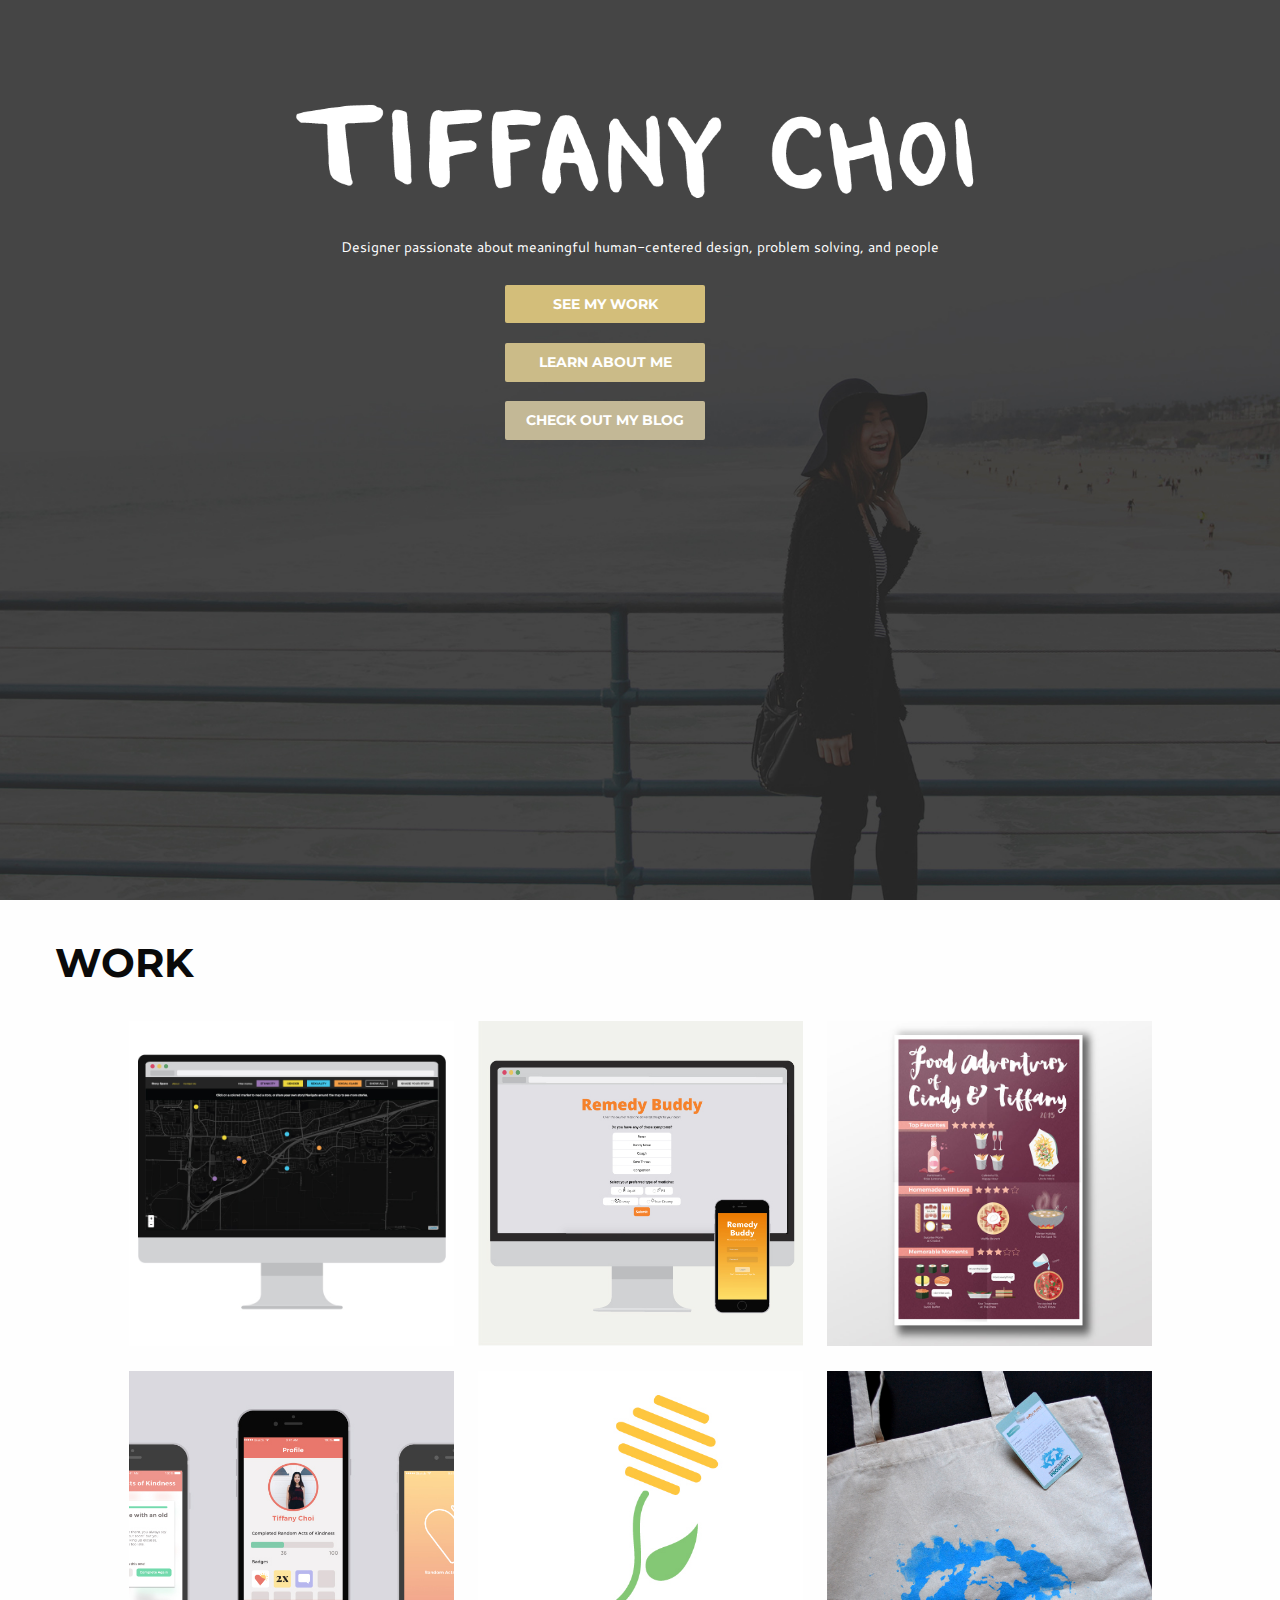
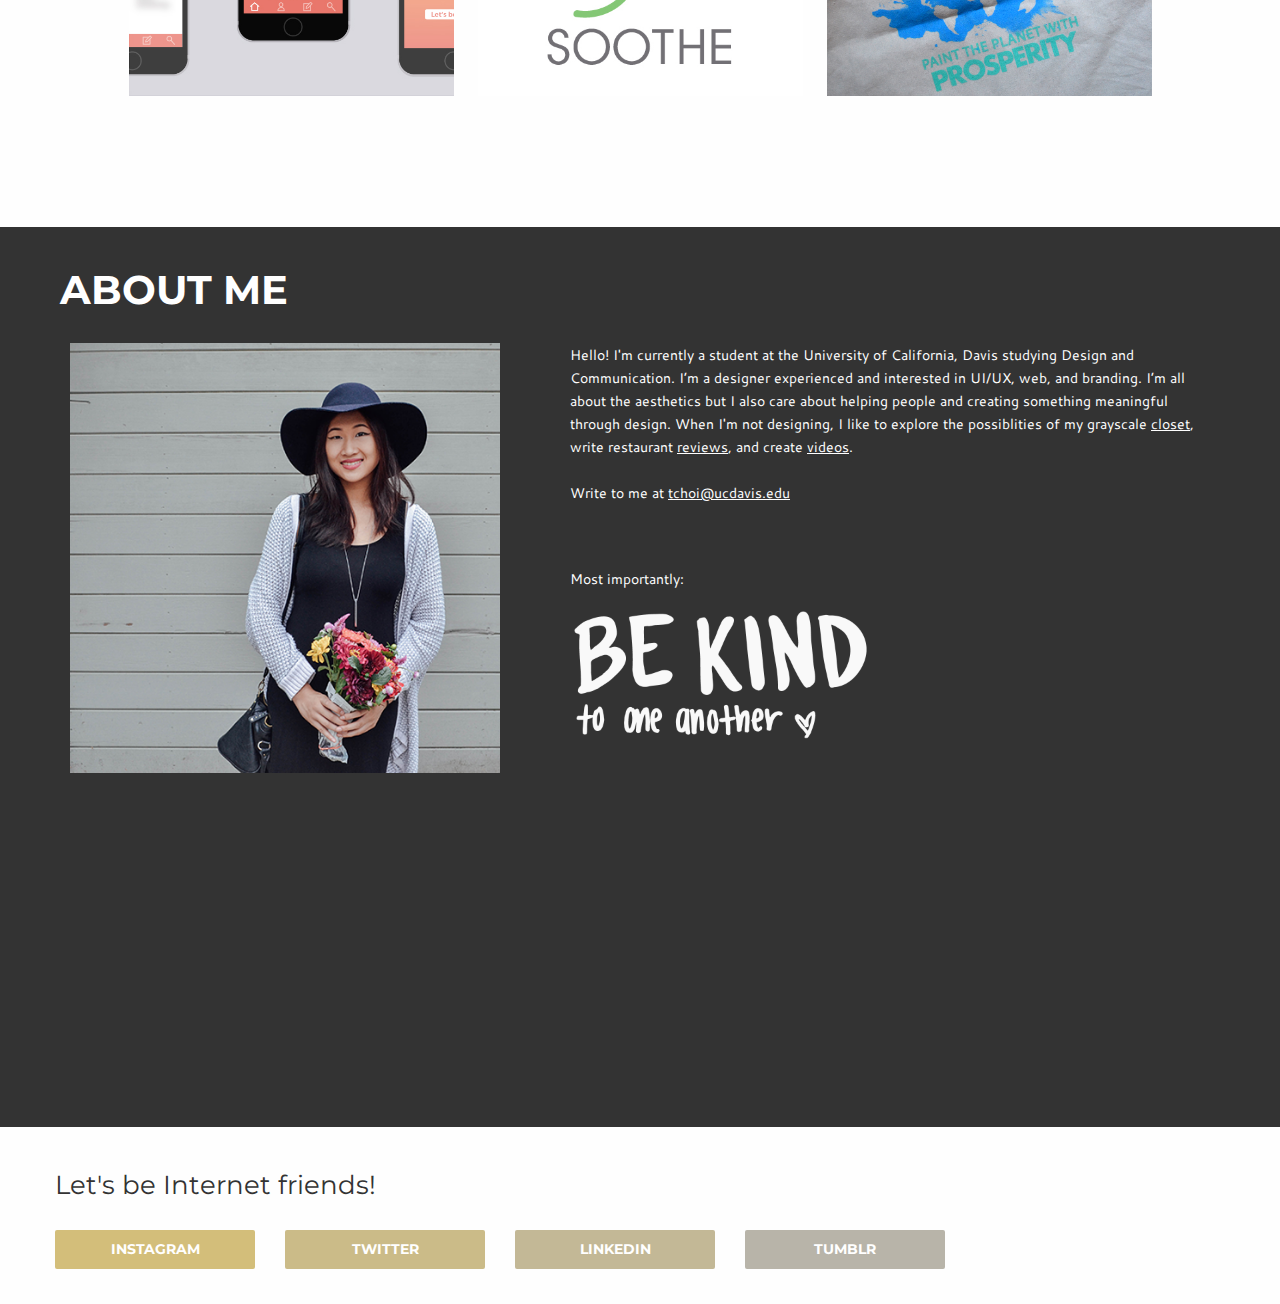
<file: index.html>
<!DOCTYPE html>
<html lang = "en">
<!--Coded and designed by Tiffany Choi -->
<head>
    <meta charset="UTF-8">
    <meta name="viewport" content="width=device-width, initial-scale=1.0" />
    <meta name="author" content="Tiffany Choi">
    <meta name="description" content=" Tiffany Choi, a visual designer passionate about meaningful human-centered design, problem solving, and people.">
    <link rel="icon" type="image/png" href="images/icon.png">
    <title> Tiffany Choi </title>
    <link rel="stylesheet" type="text/css" href="css/foundation.css">
    <link href="css/scrolling-nav.css" rel="stylesheet">
    <link rel="stylesheet" type="text/css" href="css/style.css">
    <script src="https://code.jquery.com/jquery-2.1.0.min.js"></script>
</head>

<body>

<section id="intro">
    <div class="row">
        <div class="small-12 small-centered columns centered">
            <img src="images/tiffany.png" alt="me" width="680">
        </div>
    </div>
    <div class="row">
        <div class="small-12 small-centered columns centered">
            <h3> Designer passionate about meaningful human-centered design, problem solving, and people</h3>
        </div>
    </div>
    <div class="row">
        <div class="large-3 medium-4 small-8 small-centered columns centered">
            <ul class=" site-nav vertical menu nav">
                <li><a href="#work" class="button b1 page-scroll"> SEE MY WORK</a></li>
                <li><a href="#about" class="button b2 page-scroll"> LEARN ABOUT ME </a></li> 
                <li><a href="blog/blog.html" class="button b3"> CHECK OUT MY BLOG </a></li>
                </ul>
            </div>
        </div>
</section>

<section id="work">
    <div class="row">
        <div class="large-12 medium-12 small-12 columns">
            <h1> WORK </h1>
        </div>
    </div>
    <div class="row">
        <div class=" large-11 medium-12 small-12 small-centered columns">
           <div id="workhover"><ul>
                <li><a href="storyspace.html">
                    <img src="images/ss2.jpg" alt="StorySpace" width="325" class="top">
                    <img src="images/ss_hover.png" alt="storyspacehover" width="325">
               </a></li>
                <li><a href="remedybuddy.html">
                    <img src="images/rb.jpg" alt="remedy" width="325" class="top">
                    <img src="images/remedy_hover.png" alt="remedy hover" width="325">
                </a></li>
                 <li><a href="infographics.html">
                    <img src="images/cindymockup.jpg" alt="infographic" width="325" class="top">
                    <img src="images/infographic_hover.png" alt="infographic hover" width="325" >
                </a></li>
                <li><a href="ui.html">
                    <img src="images/RakMockup.jpg" alt="rak" width="325" class="top">
                    <img src="images/ui_hover.png" alt="uihover" width="325">
                </a></li>
                <li><a href="soothe.html">
                    <img src="images/soothe.jpg" alt="soothe" width="325" class="top">
                    <img src="images/soothe_hover.png" alt="soothehover" width="325">
                </a></li>
                <li><a href="paint.html">
                    <img src="images/tote.jpg" alt="tote" width="325" class="top">
                    <img src="images/paint_hover.png" alt="totehover" width="325">
                </a></li>
                </ul>
            </div>
        </div>
    </div>
</section>

<section id="about">
    <div class="row">
        <div class=" large-12 medium-12 small-12 columns">
            <h1> ABOUT ME </h1>
        </div>
    </div>
<div class="row">
        <div class="large-5 medium-5 small-12 columns">
            <img src="images/mee.png" alt="me" width="450" >
        </div>
        <div class="large-7 medium-7 small-12 columns">
            <p>Hello! I'm currently a student at the University of California, Davis studying Design and Communication. I’m a designer experienced and interested in UI/UX, web, and branding. I’m all about the aesthetics but I also care about helping people and creating something meaningful through design. When I'm not designing, I like to explore the possiblities of my grayscale <a href="http://lookbook.nu/tiffachoi"><u>closet</u></a>, write restaurant <a href="http://tiffanychoi.yelp.com"><u> reviews</u></a>, and create <a href="https://www.youtube.com/channel/UCJ7tYQK-ruQm6tl1ZdkrgvQ"><u>videos</u></a>.
                <br>
                <br> Write to me at <a href="mailto:tchoi@ucdavis.edu"><u>tchoi@ucdavis.edu</u></a></p>
                <br>
                <br>
            <div class="row">
            <div class=" large-6 medium-12 small-12 columns">
                <p>Most importantly:<br></p>
                <img src="images/bekind.png" alt="bekind" width="350">
            </div>
            </div>
        </div>
</div>

</section>

    <footer>
        <div class="row">
            <div class="large-12 medium-12 small-12 columns">
                <h2>Let's be Internet friends! </h2>
            </div>
        </div>
    <div class="row">
    <div class="large-12 medium-12 small-8 small-centered columns">
      <ul class=" site-nav vertical menu nav">
            <li> <a href="https://www.instagram.com/tiffachoi/" class="button b1">INSTAGRAM </a></li>
            <li> <a href="https://twitter.com/tiffachoi" class="button b2">TWITTER </a></li>
            <li> <a href="https://www.linkedin.com/in/tiffachoi" class="button b3">LINKEDIN </a></li>
            <li> <a href="https://tiffachoidesigns.tumblr.com" class="button b4">TUMBLR </a></li>
        </ul>
    </div>
    </div>

    </footer>
    <script src="js/jquery.easing.min.js"></script>
    <script src="js/scrolling-nav.js"></script>
</body>

</html>
</file>
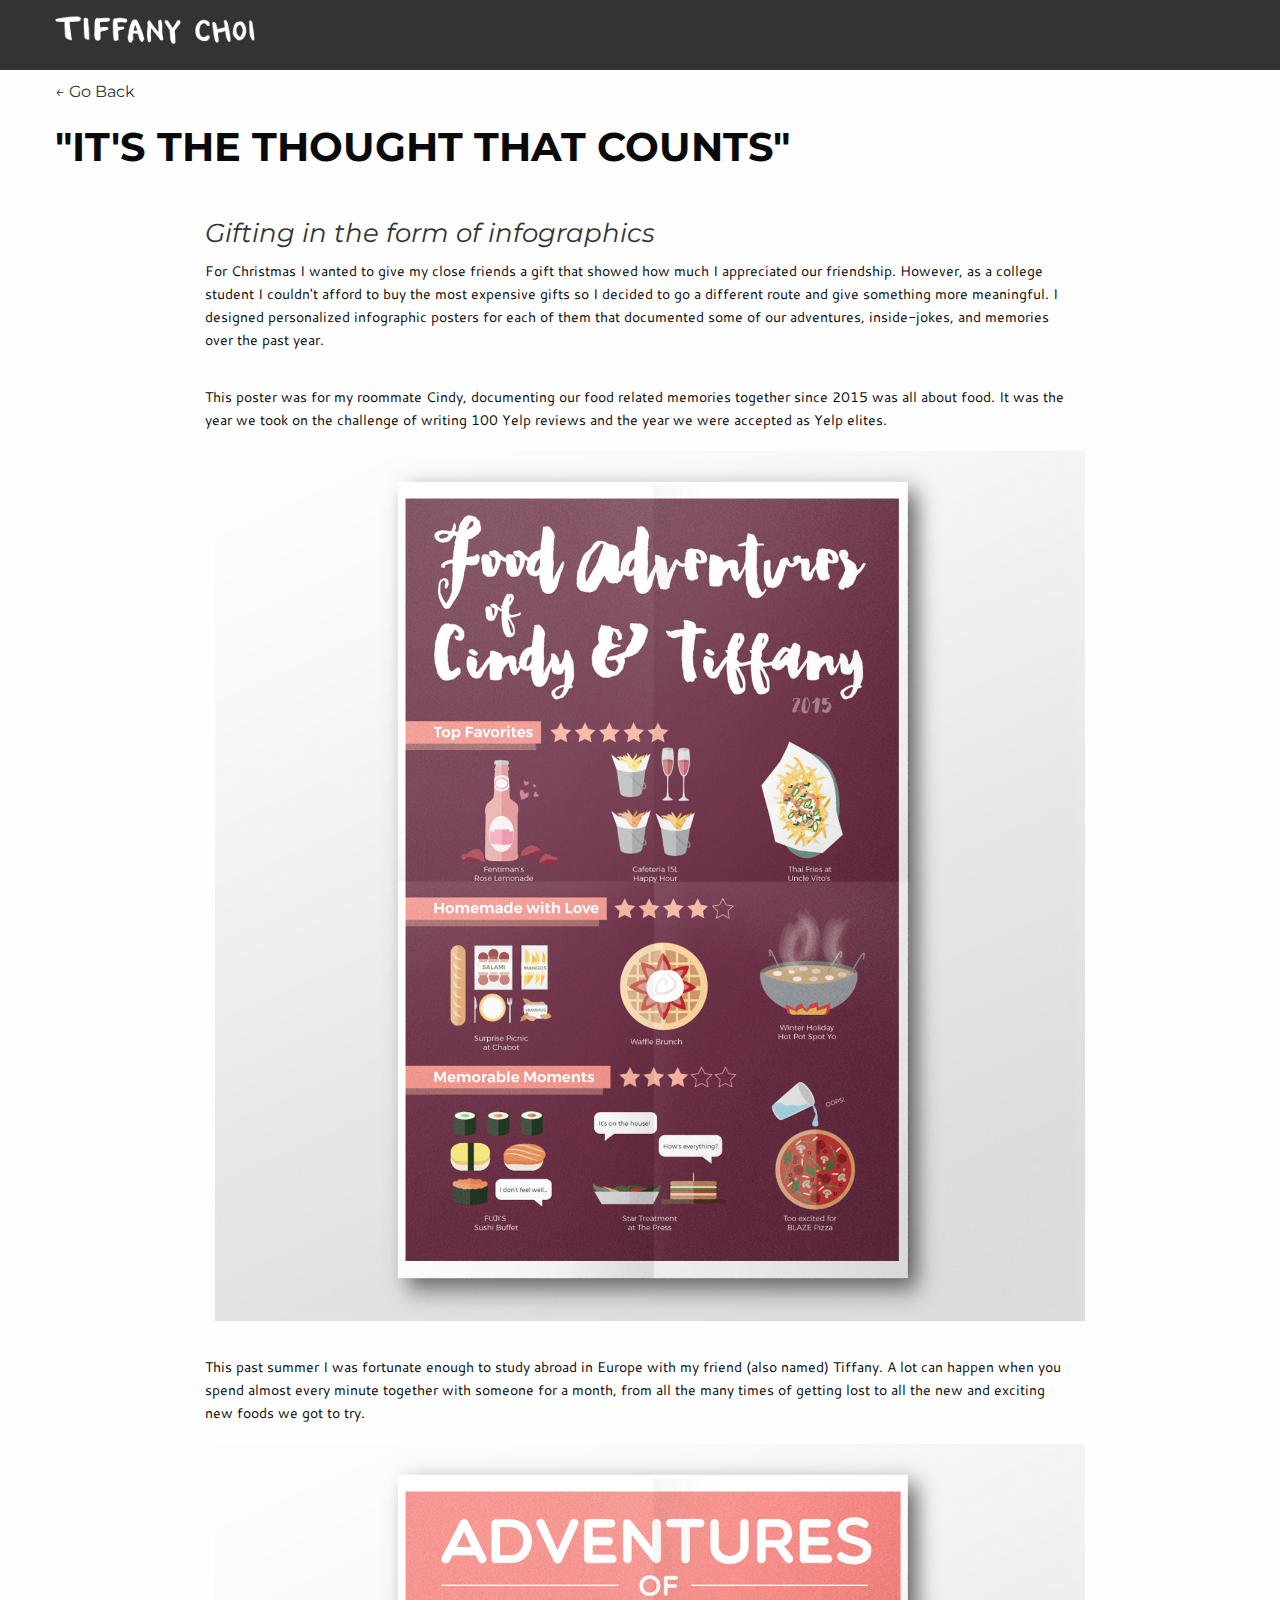
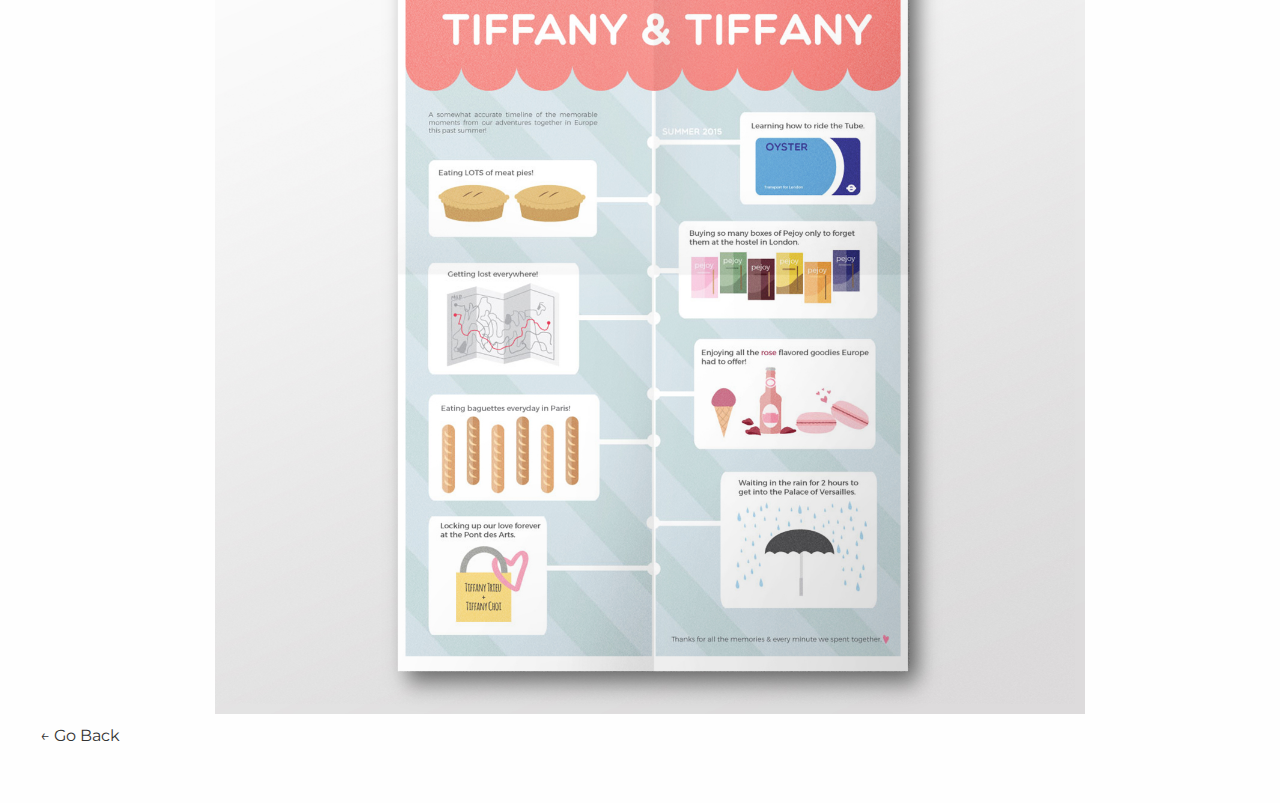
<file: infographics.html>
<!DOCTYPE html>
<html>

<head>
    <meta charset="UTF-8">
    <meta name="viewport" content="width=device-width, initial-scale=1.0" />
    <title> Tiffany Choi </title>
    <link rel="stylesheet" type="text/css" href="css/foundation.css">
    <link rel="stylesheet" type="text/css" href="css/style.css">

</head>

<body>
    <div class="header">
        <a href="index.html"> <img src="images/tiffany.png" alt="tiffany" width="200"></a>
    </div>

    <div class="row">
        <div class="large-12 columns">
            <a href="index.html#work">&larr; Go Back </a>
            <h1> "IT'S THE THOUGHT THAT COUNTS"</h1>
            <div class="row">
                <div class="large-9 small-11 small-centered columns">
                <h2><em>Gifting in the form of infographics</em></h2>
                    <p>For Christmas I wanted to give my close friends a gift that showed how much I appreciated our friendship. However, as a college student I couldn't afford to buy the most expensive gifts so I decided to go a different route and give something more meaningful. I designed personalized infographic posters for each of them that documented some of our adventures, inside-jokes, and memories over the past year.</p>
                    <br>
                    <p>This poster was for my roommate Cindy, documenting our food related memories together since 2015 was all about food. It was the year we took on the challenge of writing 100 Yelp reviews and the year we were accepted as Yelp elites.</p>
                    <img src="images/cindyposter.jpg" alt="cindy" width="1000" class="work">
                    <br>
                    <br>
                    <p>This past summer I was fortunate enough to study abroad in Europe with my friend (also named) Tiffany. A lot can happen when you spend almost every minute together with someone for a month, from all the many times of getting lost to all the new and exciting new foods we got to try.</p>
                    <img src="images/tiffanyposter.jpg" alt="tiff" width="1000" class="work">
                    <br>
                   
            </div>

        </div>
    </div>
     <a href="index.html#work" class="back">&larr; Go Back </a>
                </div>
   
    <footer>
    </footer>
</body>

</html>
</file>
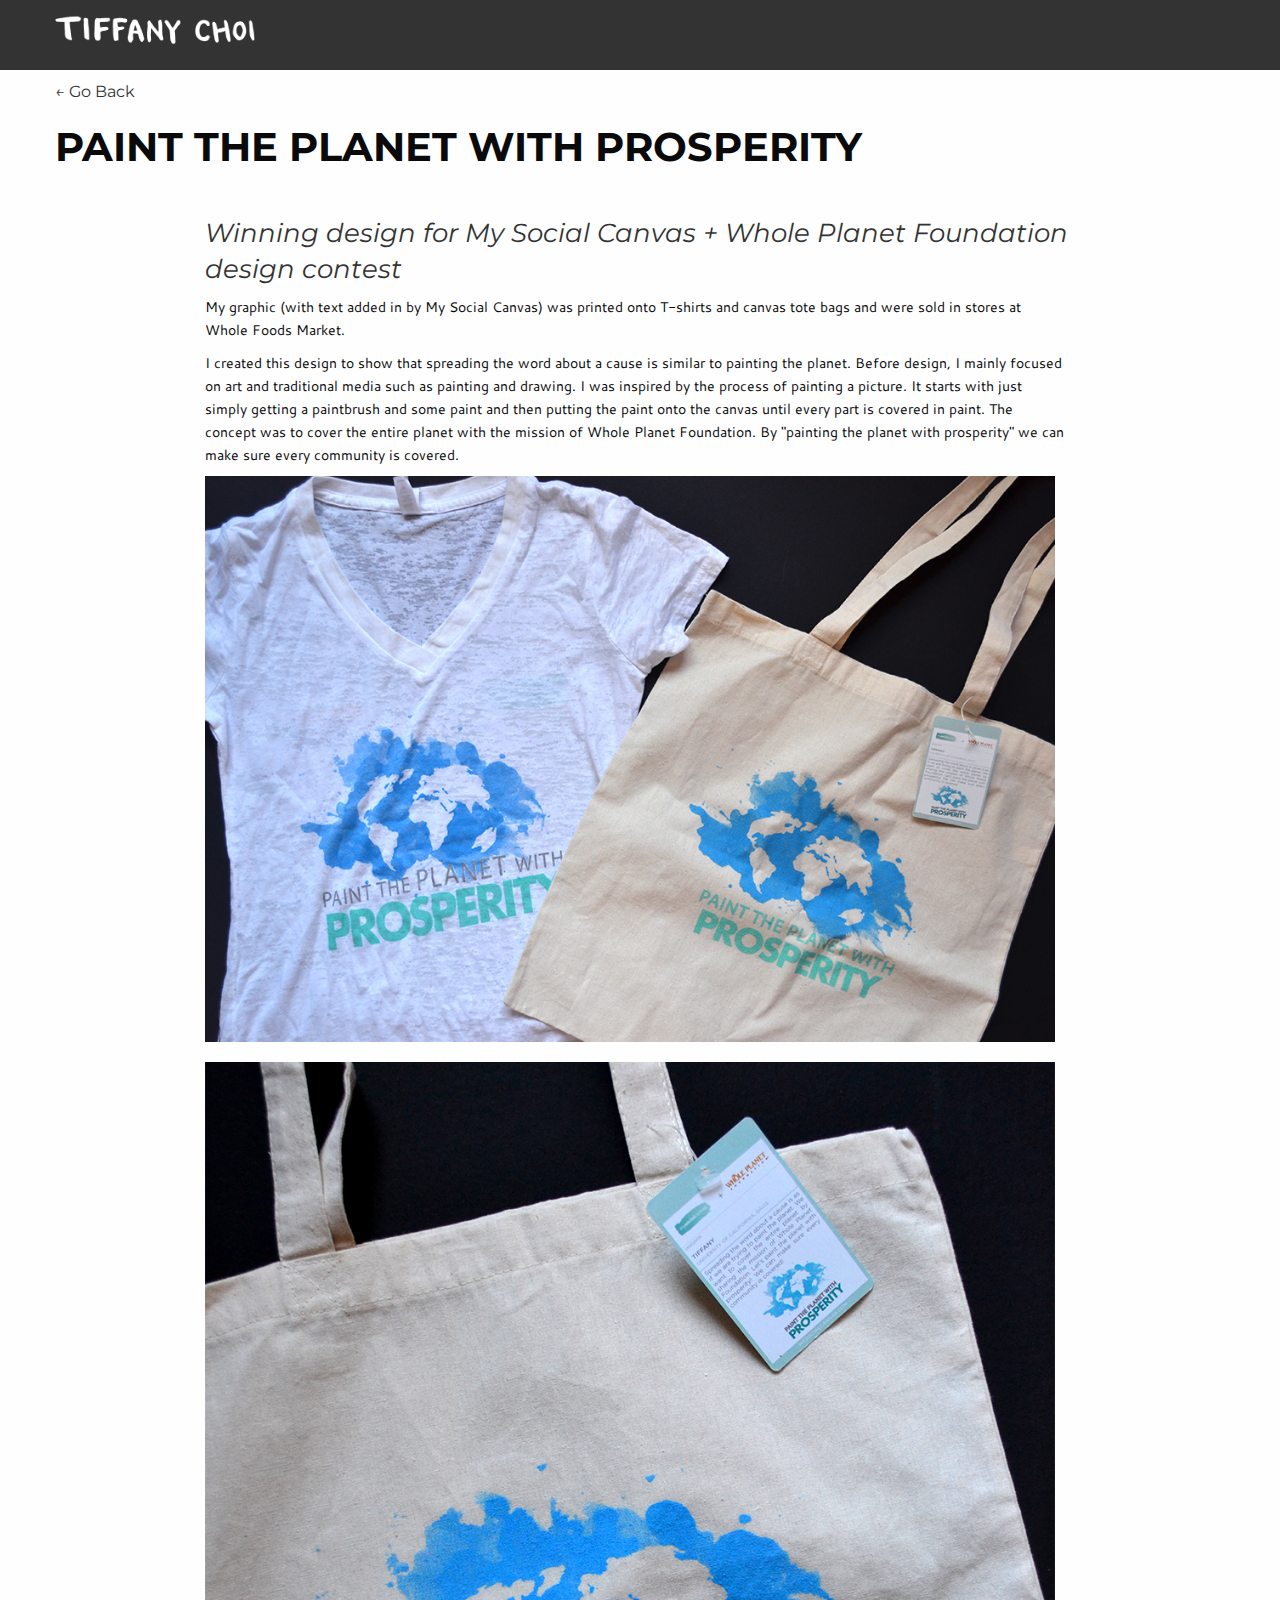
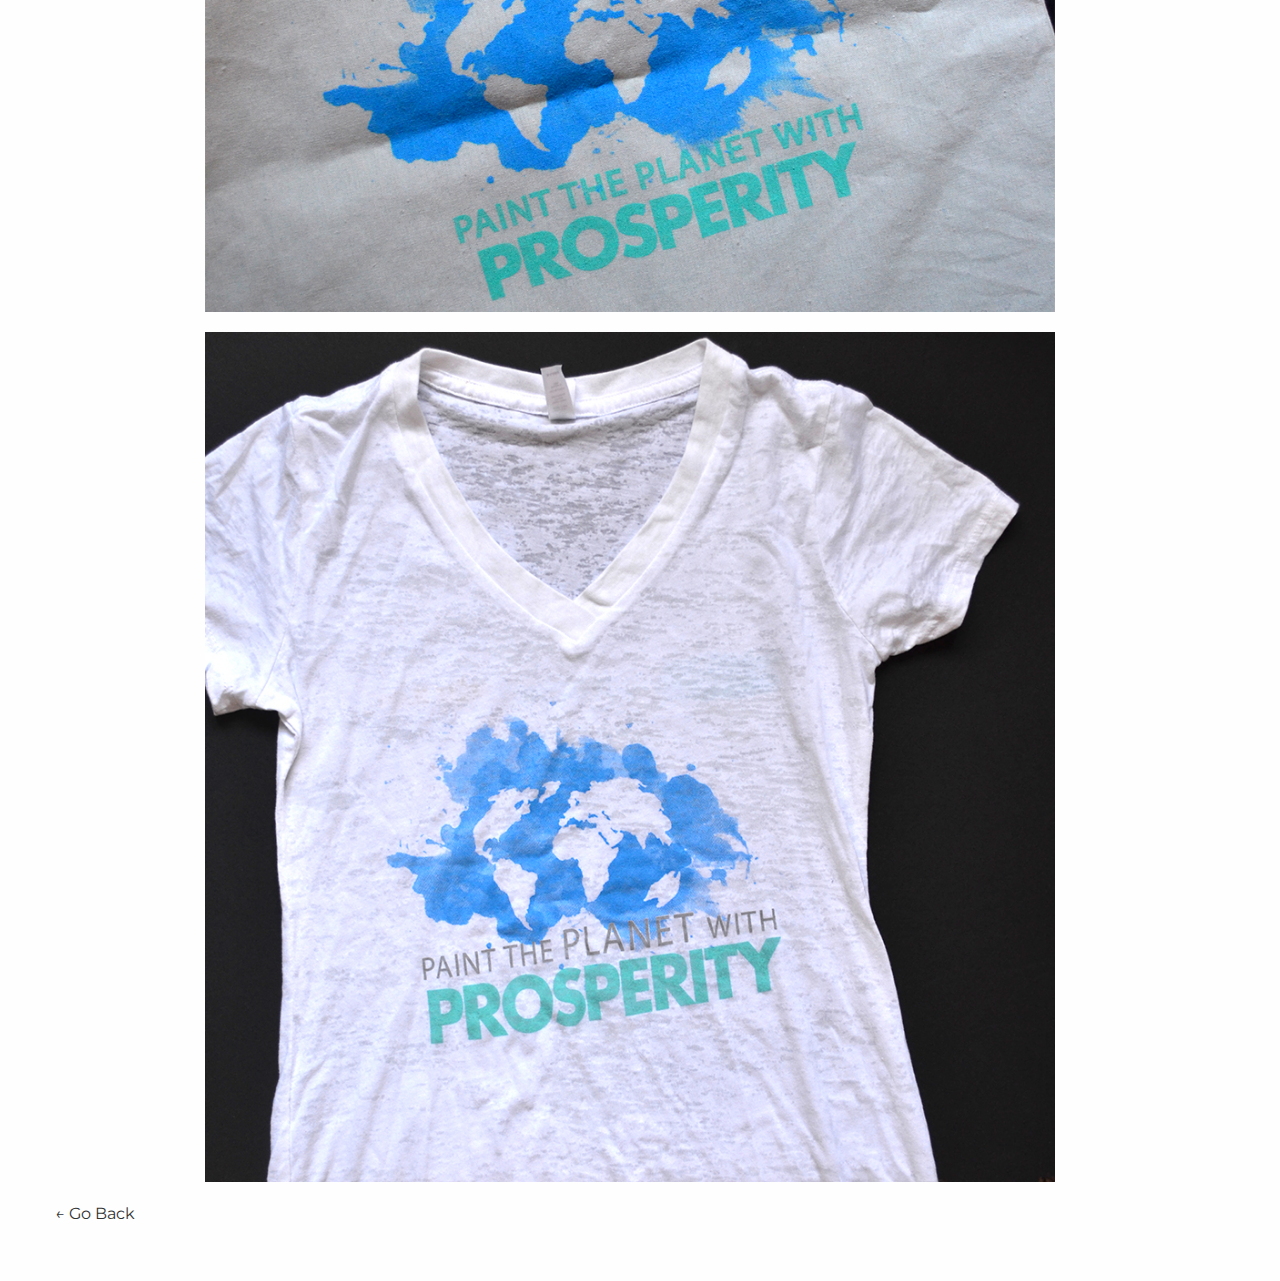
<file: paint.html>
<!DOCTYPE html>
<html>

<head>
    <meta charset="UTF-8">
    <meta name="viewport" content="width=device-width, initial-scale=1.0" />
    <title> Tiffany Choi </title>
    <link rel="stylesheet" type="text/css" href="css/foundation.css">
    <link rel="stylesheet" type="text/css" href="css/style.css">

</head>

<body>

    <div class="header">
        <a href="index.html"> <img src="images/tiffany.png" alt="tiffany" width="200"></a>
    </div>

    <div class="row">
        <div class="large-12 columns">
            <a href="index.html#work">&larr; Go Back </a>
            <h1> PAINT THE PLANET WITH PROSPERITY</h1>
            <div class="row">
                <div class="large-9 small-11 small-centered columns">
                <h2><em>Winning design for My Social Canvas + Whole Planet Foundation design contest</em></h2>
                    <p>My graphic (with text added in by My Social Canvas) was printed onto T-shirts and canvas tote bags and were sold in stores at Whole Foods Market.</p>
                    <p>I created this design to show that spreading the word about a cause is similar to painting the planet. Before design, I mainly focused on art and traditional media such as painting and drawing. I was inspired by the process of painting a picture. It starts with just simply getting a paintbrush and some paint and then putting the paint onto the canvas until every part is covered in paint. The concept was to cover the entire planet with the mission of Whole Planet Foundation. By "painting the planet with prosperity" we can make sure every community is covered. </p>
                    <img src="images/shirttote.jpg" alt="shirttote" width="850">
                    <img src="images/tote.jpg"  alt="tote" width="850">
                    <img src="images/shirt.jpg" alt="shirt" width="850">
                        <br>
                </div>
            </div>
            <a href="index.html#work" class="back">&larr; Go Back </a>
        </div>

    </div>
    <footer>
    </footer>
</body>

</html>
</file>
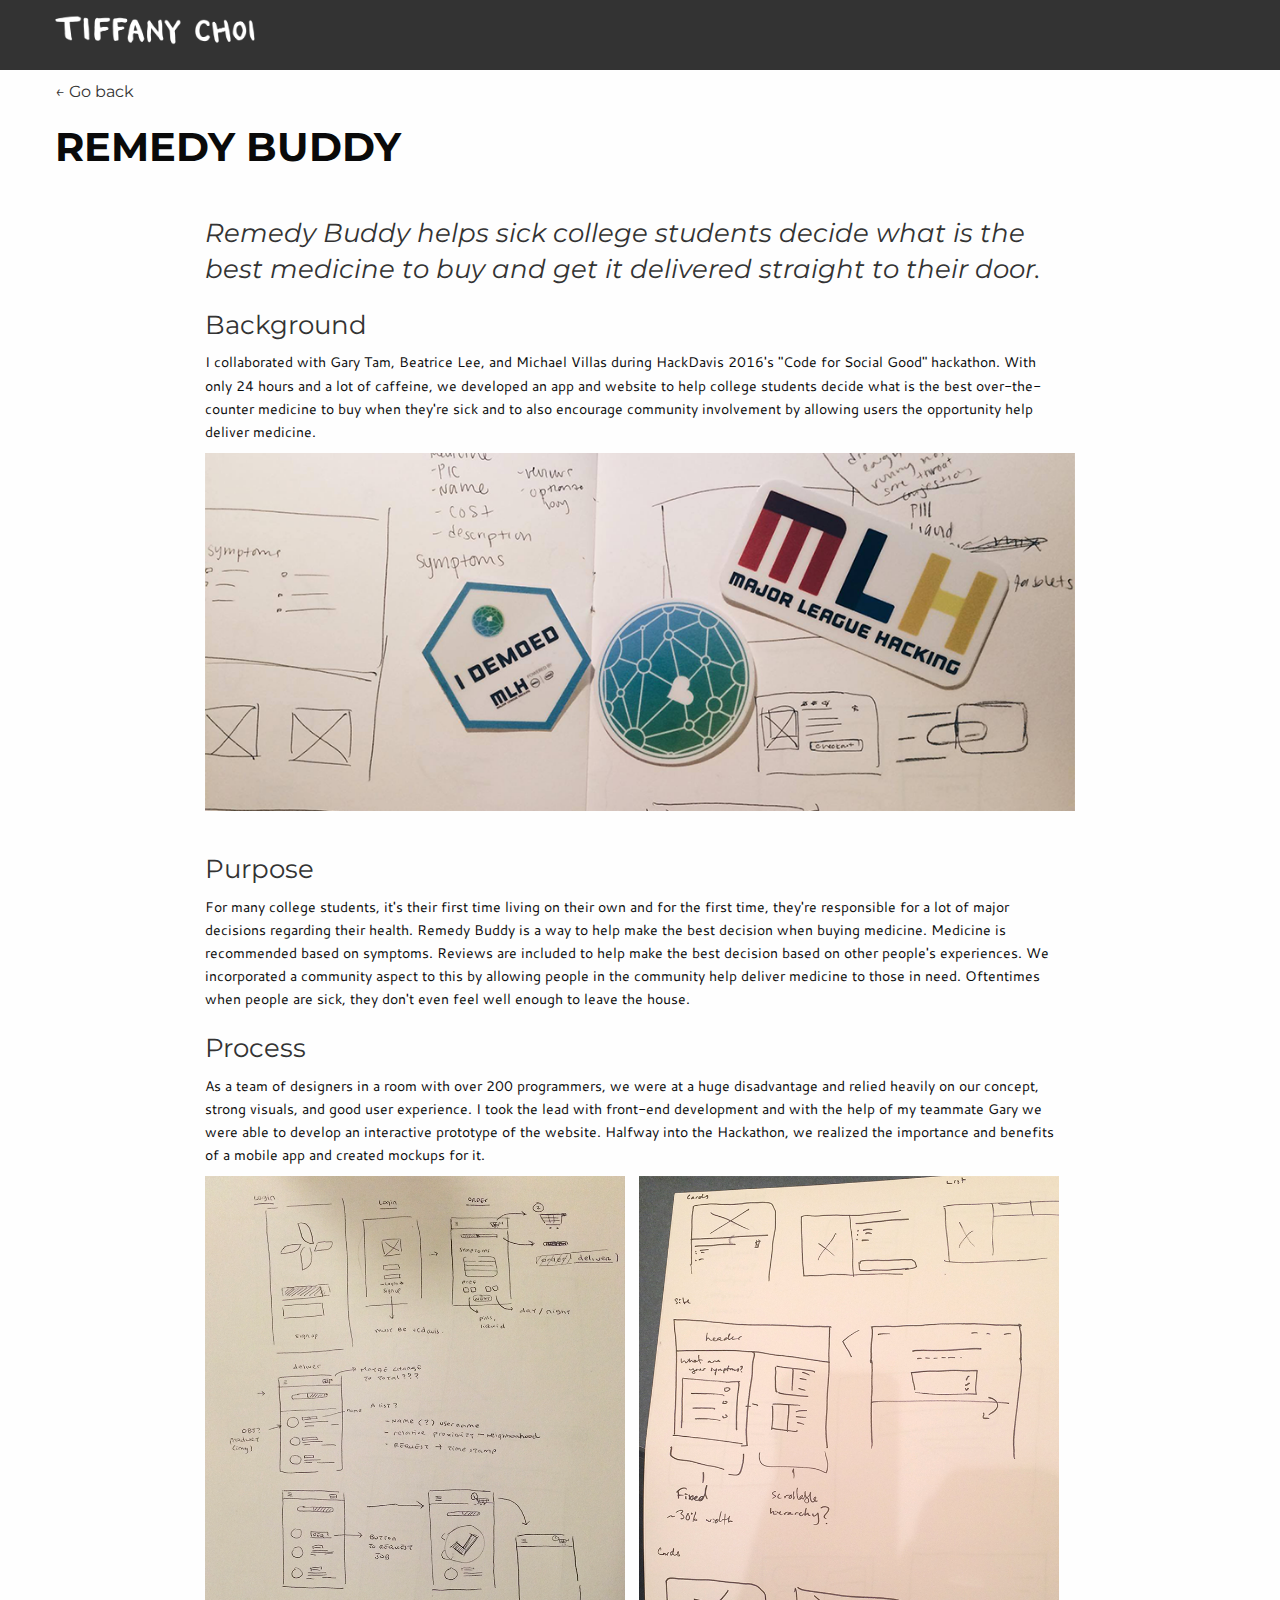
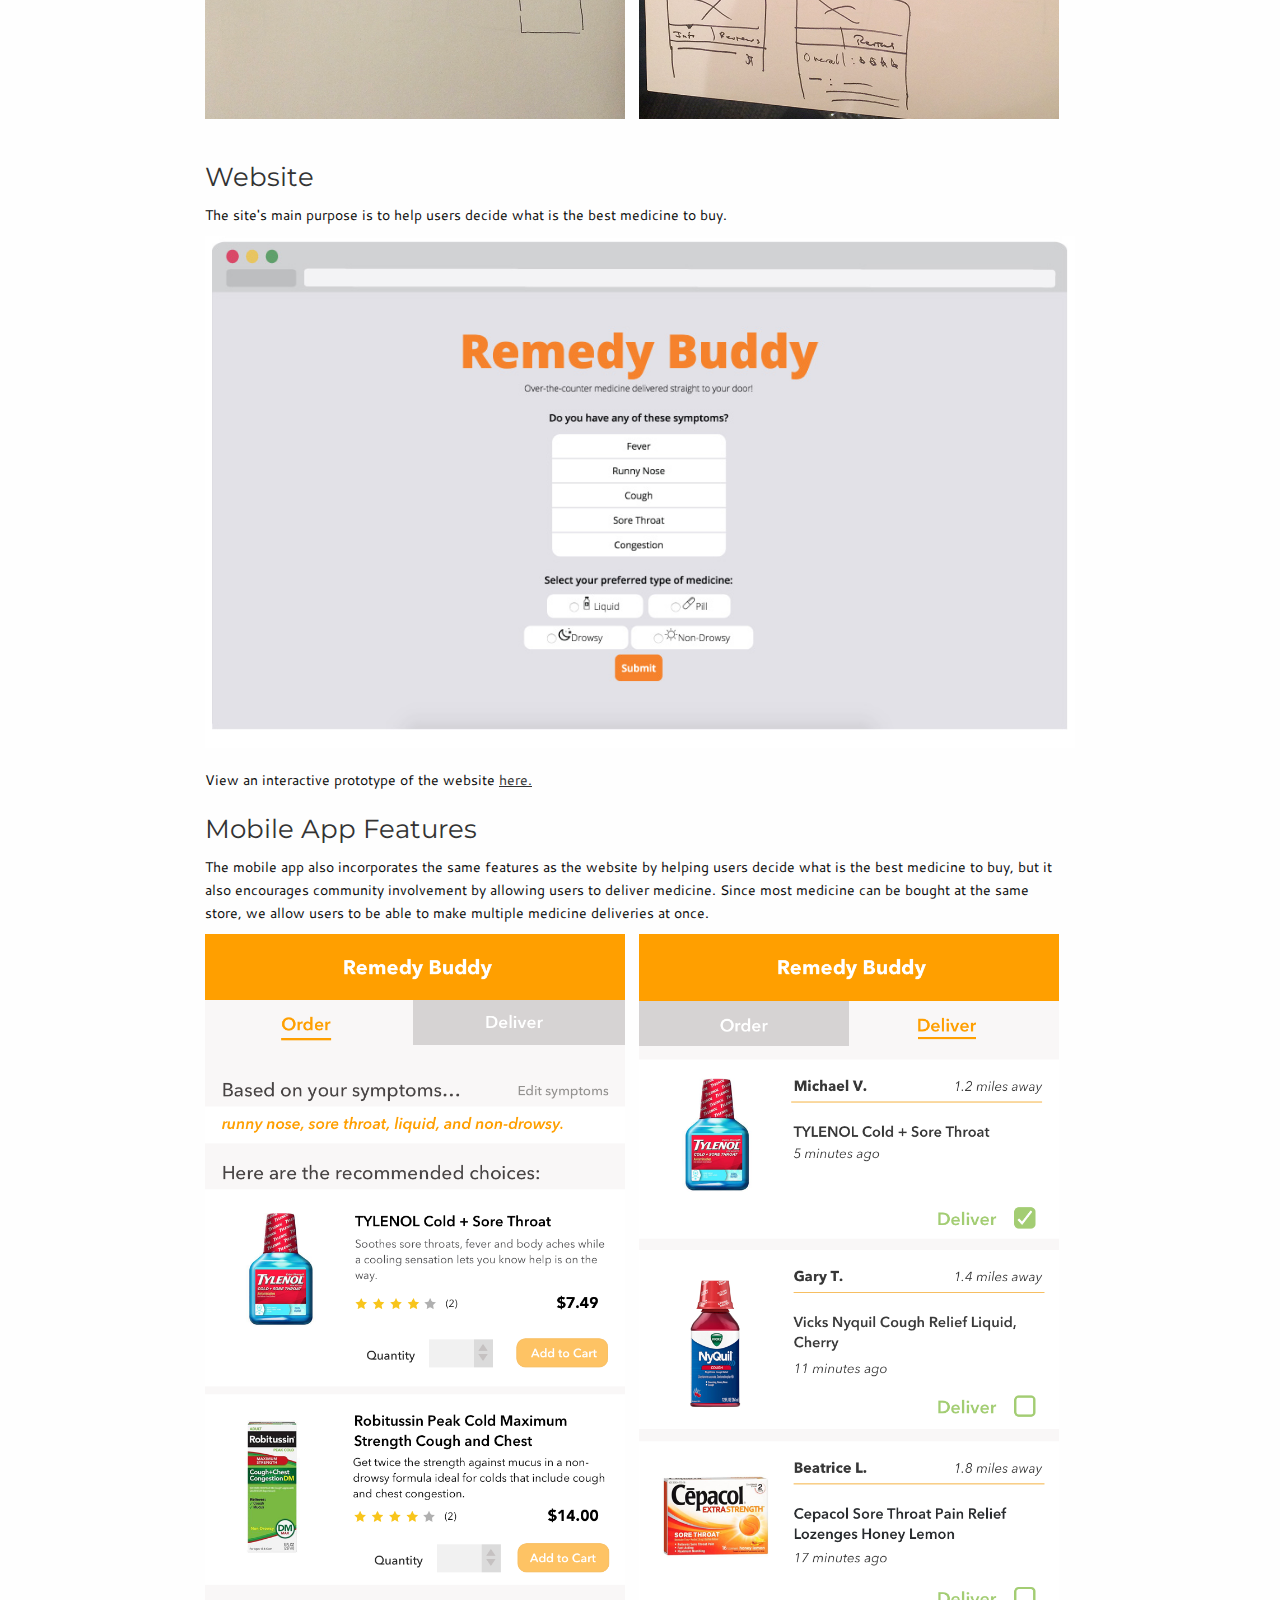
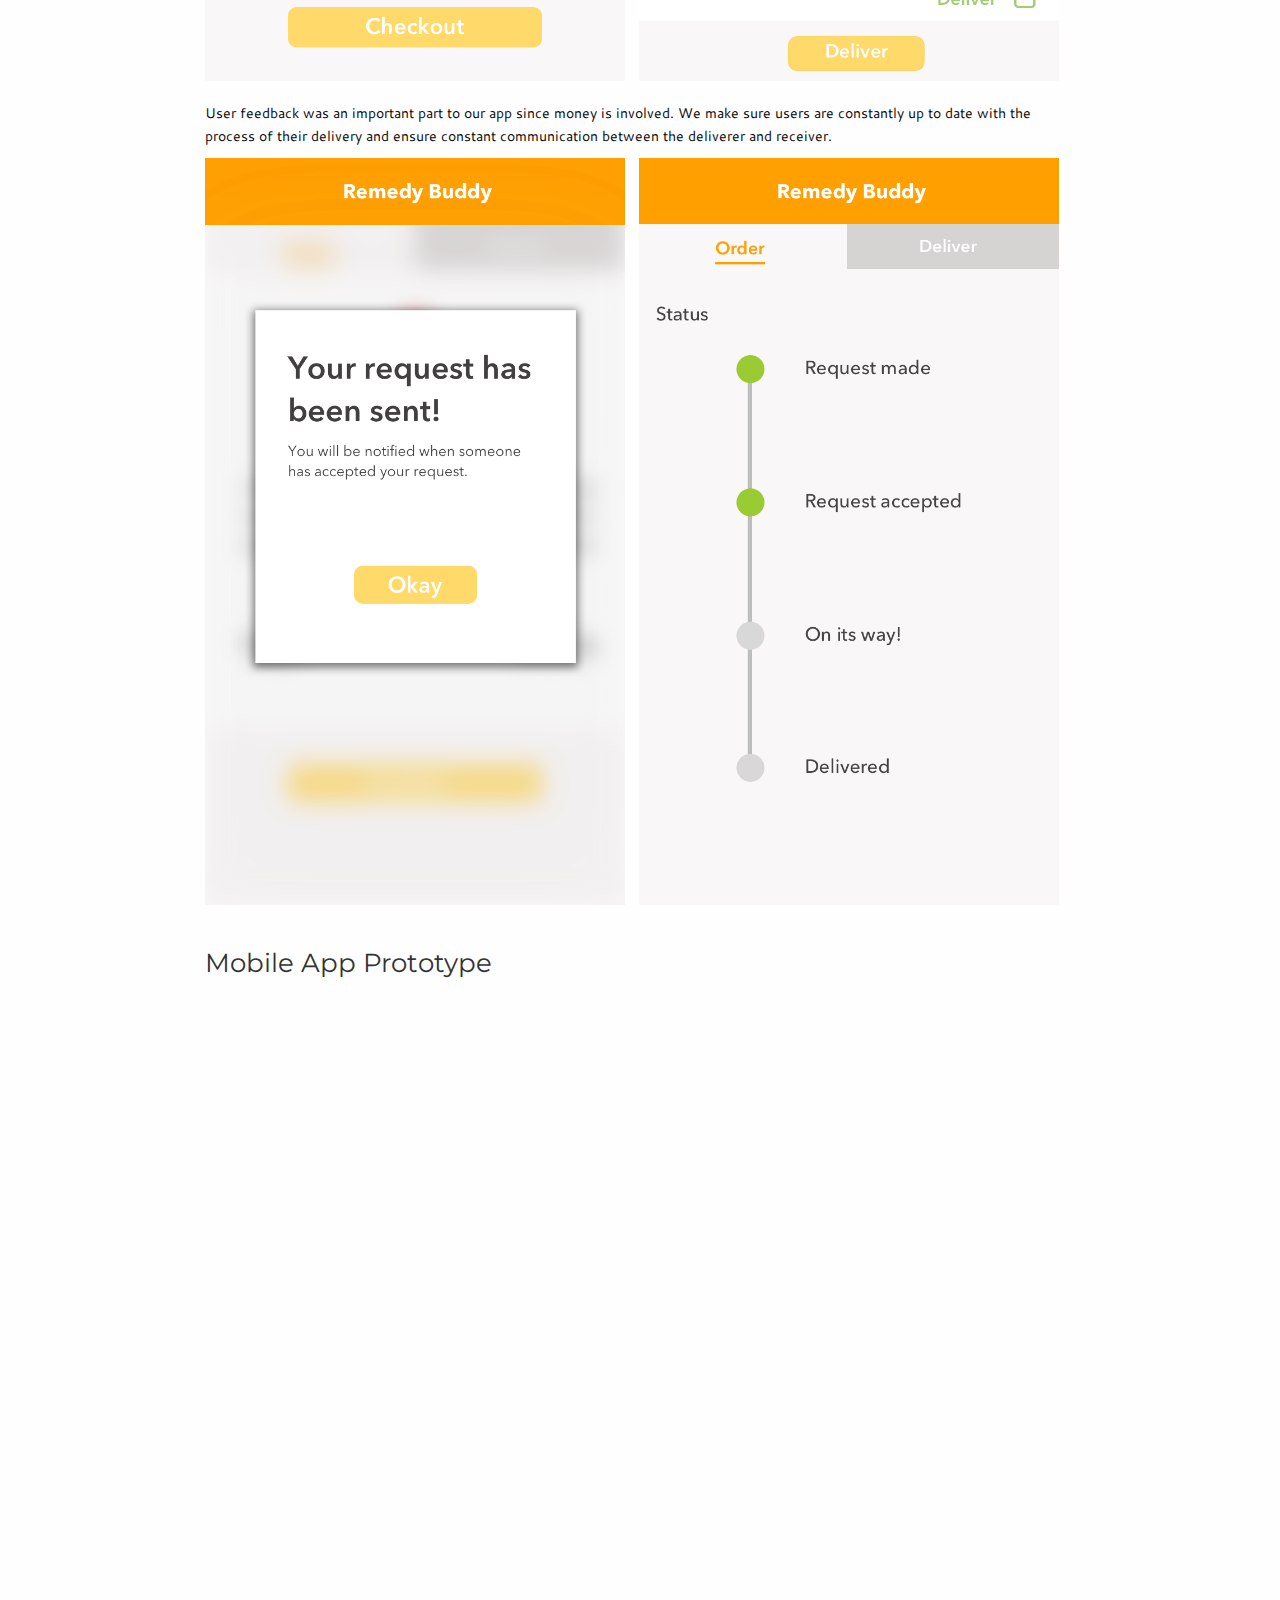
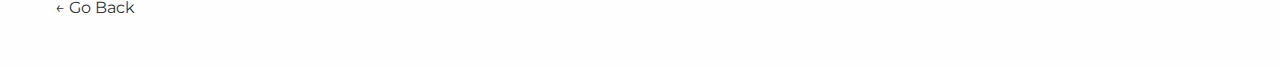
<file: remedybuddy.html>
<!DOCTYPE html>
<html>

<head>
    <meta charset="UTF-8">
    <meta name="viewport" content="width=device-width, initial-scale=1.0" />
    <title> Tiffany Choi </title>
    <link rel="stylesheet" type="text/css" href="css/foundation.css">
    <link rel="stylesheet" type="text/css" href="css/style.css">

</head>

<body>
    <div class="header">
        <a href="index.html"> <img src="images/tiffany.png" alt="tiffany" width="200"></a>
    </div>
    <div class="row">
        <div class="large-12 small-12 columns">
            <a href="index.html#work" >&larr; Go back </a>
            <h1> REMEDY BUDDY </h1>
    <div class="row">
        <div class="large-9 small-11 small-centered columns">
            <h2><em>Remedy Buddy helps sick college students decide what is the best medicine to buy and get it delivered straight to their door.</em></h2>
            <h2> Background </h2>
                <p>I collaborated with Gary Tam, Beatrice Lee, and Michael Villas during HackDavis 2016's "Code for Social Good" hackathon. With only 24 hours and a lot of caffeine, we developed an app and website to help college students decide what is the best over-the-counter medicine to buy when they're sick and to also encourage community involvement by allowing users the opportunity help deliver medicine.
                </p>
                    <img src="images/hack.png" alt="hackdavis" width=900>
            <h2> Purpose </h2>
                <p>For many college students, it's their first time living on their own and for the first time, they're responsible for a lot of major decisions regarding their health. Remedy Buddy is a way to help make the best decision when buying medicine. Medicine is recommended based on symptoms. Reviews are included to help make the best decision based on other people's experiences. We incorporated a community aspect to this by allowing people in the community help deliver medicine to those in need. Oftentimes when people are sick, they don't even feel well enough to leave the house. </p>
            <h2> Process</h2>
                <p>As a team of designers in a room with over 200 programmers, we were at a huge disadvantage and relied heavily on our concept, strong visuals, and good user experience. I took the lead with front-end development and with the help of my teammate Gary we were able to develop an interactive prototype of the website. Halfway into the Hackathon, we realized the importance and benefits of a mobile app and created mockups for it.</p>
                    <img src="images/rb_wireframe.png" alt=wireframe1 width=420>
                    <img src="images/rb_wireframe2.png" alt=wireframe2 width=420>
            <h2> Website </h2>
            <p> The site's main purpose is to help users decide what is the best medicine to buy.</p>
                    <img src="images/remedyweb.jpg" alt=remedyweb width=900>
                <p> View an interactive prototype of the website <a href="https://choitiffany.github.io/remedybuddy/"><u>here.</u></a>
            <h2> Mobile App Features </h2>
                <p>The mobile app also incorporates the same features as the website by helping users decide what is the best medicine to buy, but it also encourages community involvement by allowing users to deliver medicine. Since most medicine can be bought at the same store, we allow users to be able to make multiple medicine deliveries at once.</p>
                    <img src="images/order2.png" alt=order width="420">
                    <img src="images/Deliver1.png" alt=deliver width="420">
                <p> User feedback was an important part to our app since money is involved. We make sure users are constantly up to date with the process of their delivery and ensure constant communication between the deliverer and receiver. </p>
                    <img src="images/order4.png" alt=order width="420">
                    <img src="images/order6.png" alt=deliver width="420">
            <h2> Mobile App Prototype</h2>
                <iframe src="https://marvelapp.com/1ja7090?emb=1"  height="601" allowTransparency="true" frameborder="0"></iframe>
        </div>
    </div>
            <a href="index.html#work" class="back">&larr; Go Back </a>
        </div>
    </div>
</body>
</html>
</file>
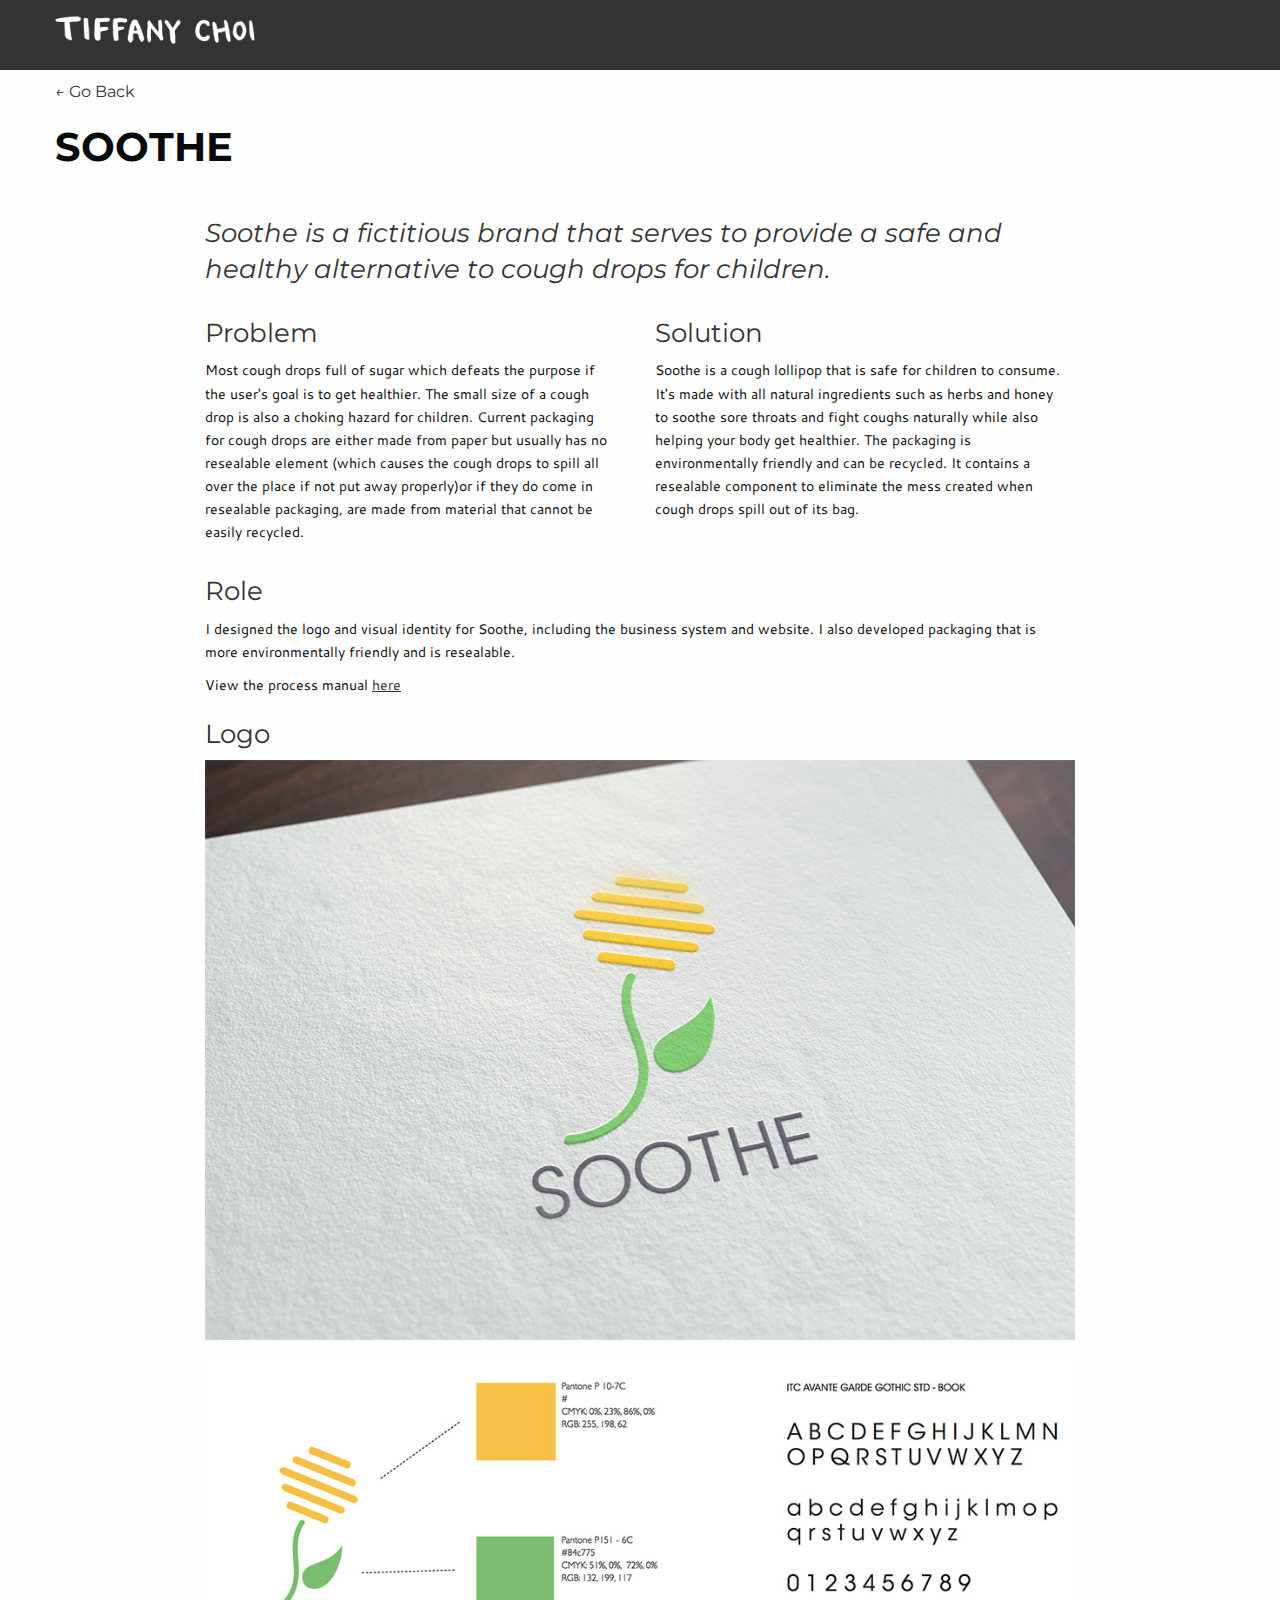
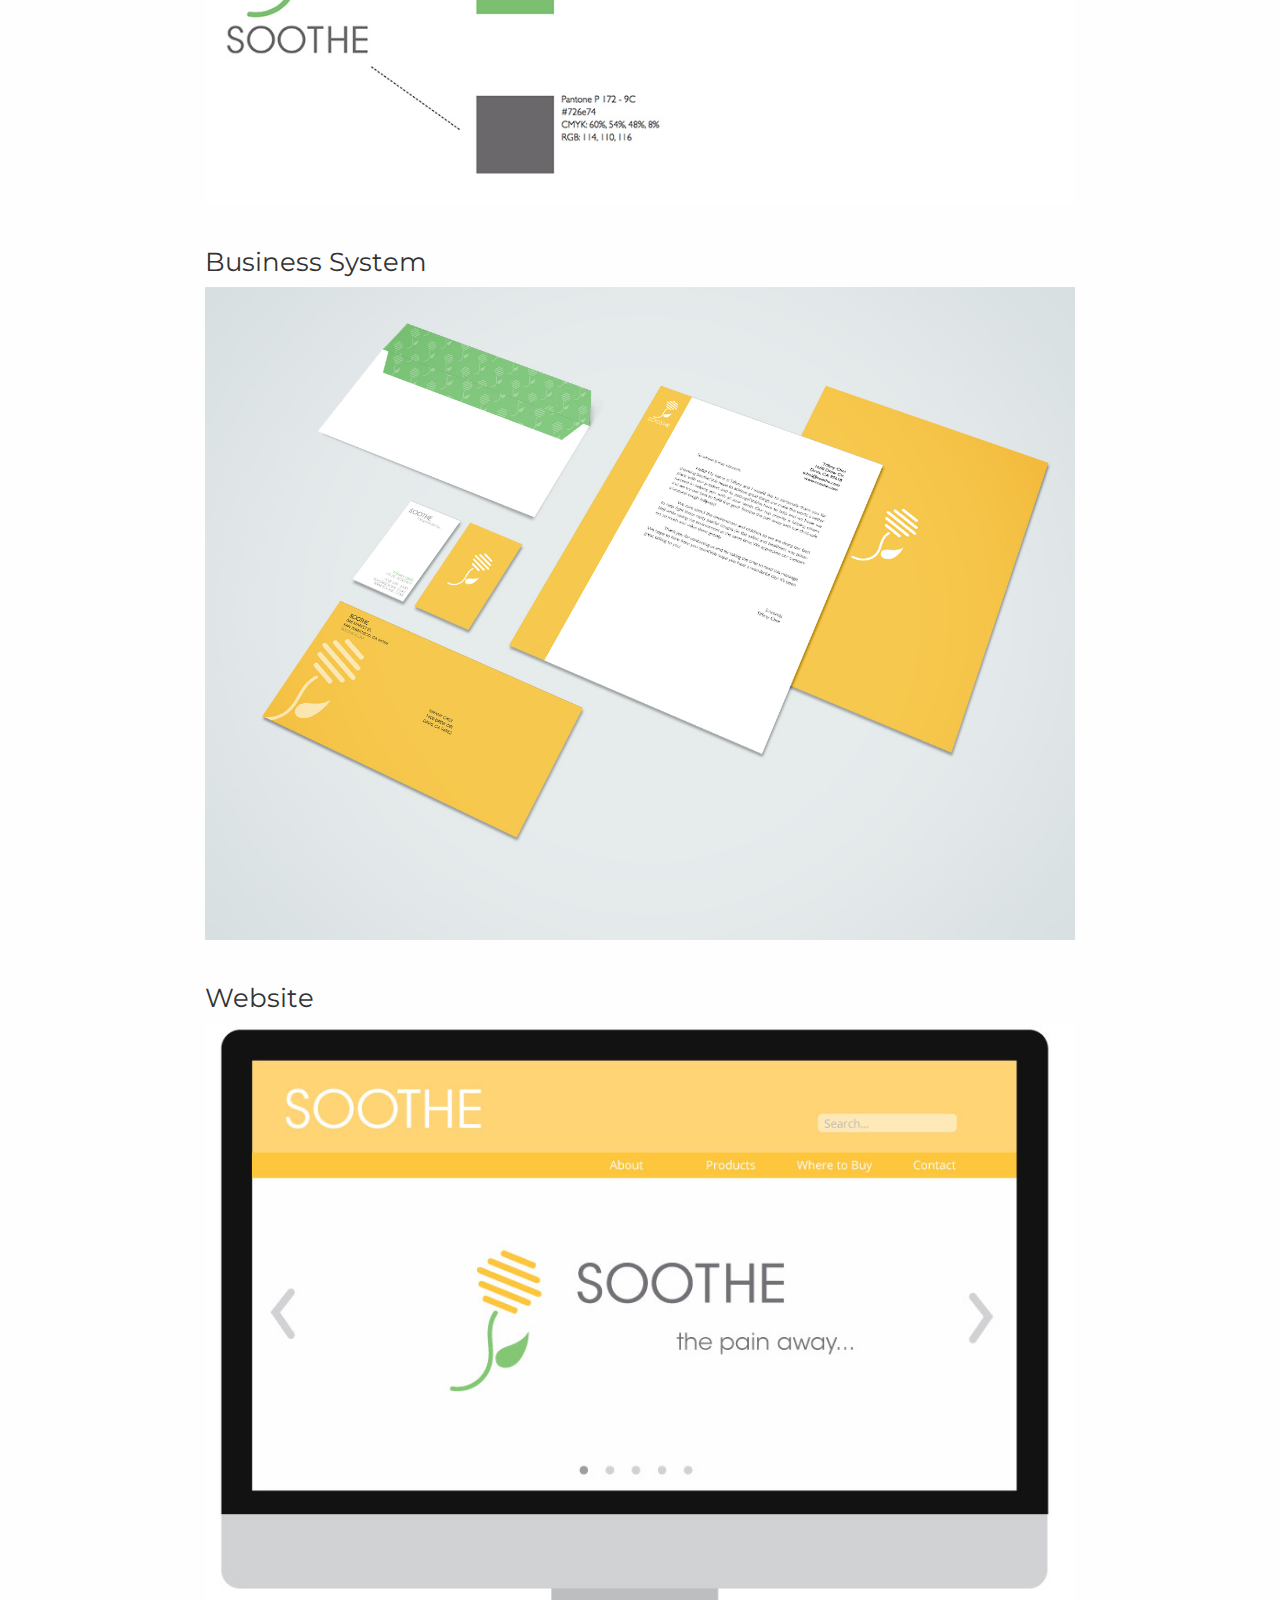
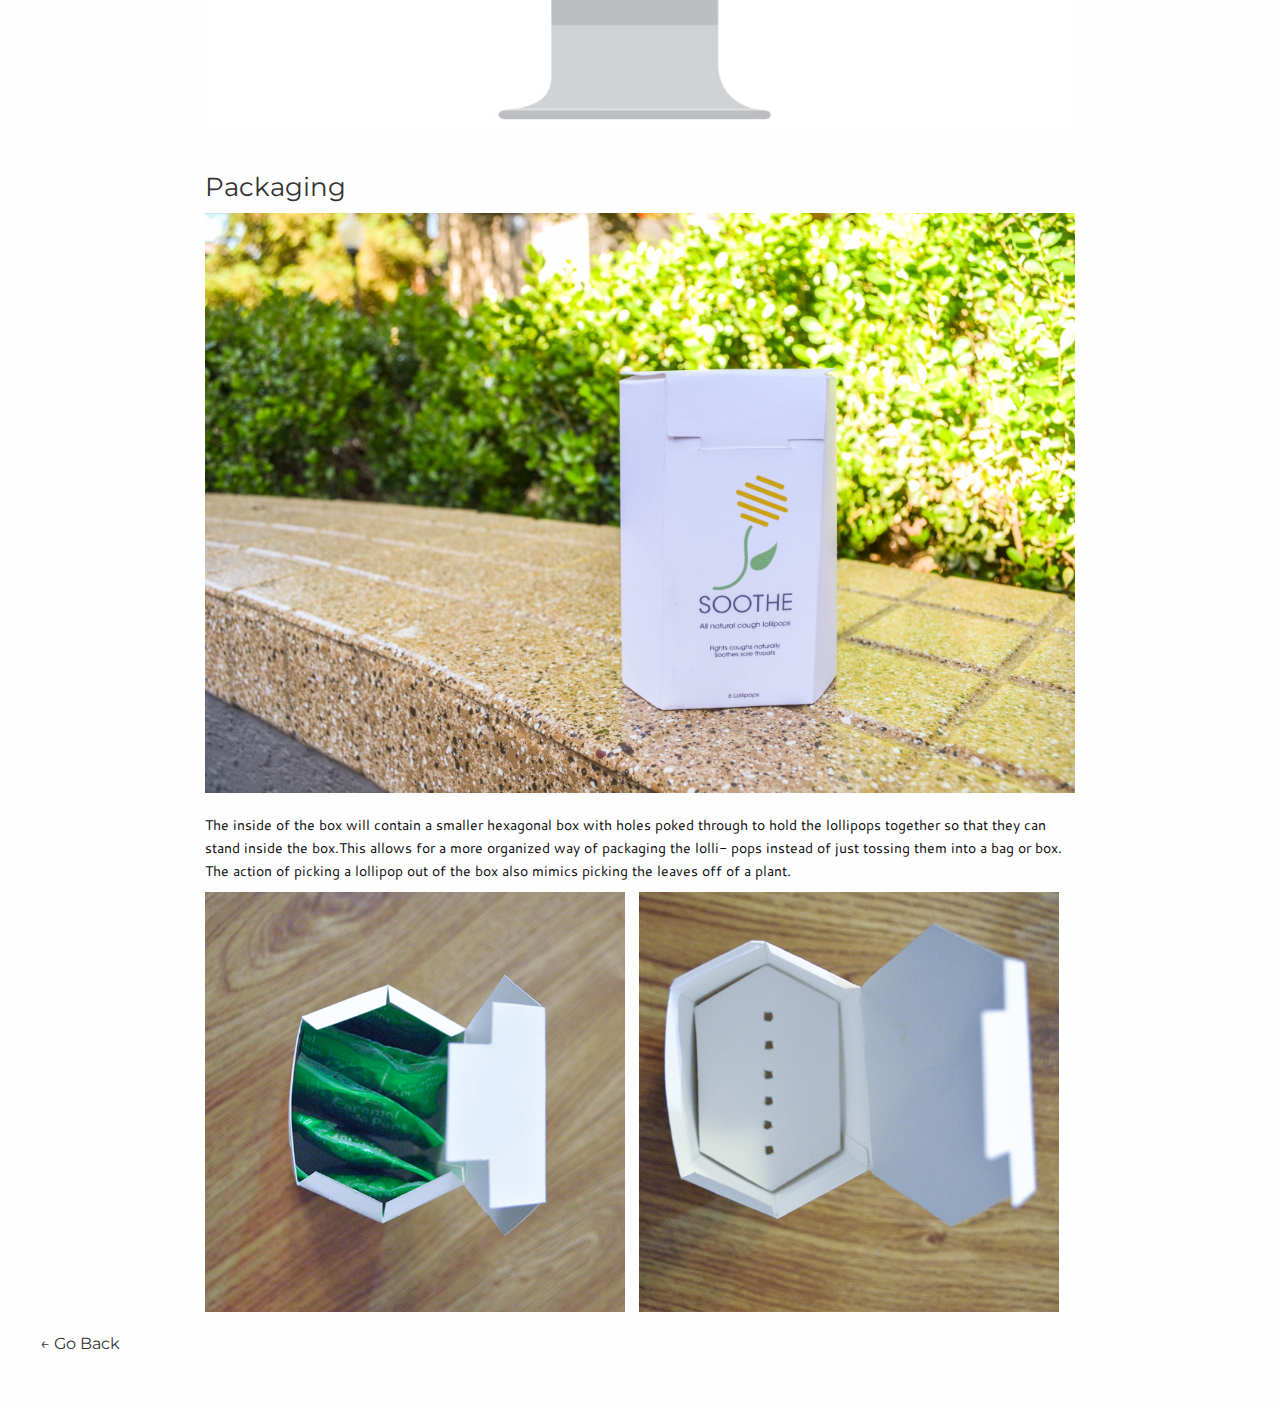
<file: soothe.html>
<!DOCTYPE html>
<html>

<head>
    <meta charset="UTF-8">
    <meta name="viewport" content="width=device-width, initial-scale=1.0" />
    <title> Tiffany Choi </title>
   <link rel="stylesheet" type="text/css" href="css/foundation.css">
    <link rel="stylesheet" type="text/css" href="css/style.css">

</head>

<body>

    <div class="header">
        <a href="index.html"> <img src="images/tiffany.png" alt="tiffany" width="200"></a>
    </div>

    <div class="row">
        <div class="large-12 columns">
            <a href="index.html#work">&larr; Go Back </a>
            <h1> SOOTHE </h1>      
                <div class="row">
                 <div class="large-9  small-11 small-centered columns"> 
                        <h2><em>Soothe is a fictitious brand that serves to provide a safe and healthy alternative to cough drops for children. </em></h2>
                    <div class="row">
                    <div class="large-6 columns">
                    <h2>Problem </h2>
                        <p>Most cough drops full of sugar which defeats the purpose if the user's goal is to get healthier. The small size of a cough drop is also a choking hazard for children. Current packaging for cough drops are either made from paper but usually has no resealable element (which causes the cough drops to spill all over the place if not put away properly)or if they do come in resealable packaging, are made from material that cannot be easily recycled. </p>
                    </div>
                    <div class="large-6 columns">
                    <h2> Solution </h2>
                        <p>Soothe is a cough lollipop that is safe for children to consume. It's made with all natural ingredients such as herbs and honey to soothe sore throats and fight coughs naturally while also helping your body get healthier. The packaging is environmentally friendly and can be recycled. It contains a resealable component to eliminate the mess created when cough drops spill out of its bag.
                        </p>
                    </div>
                    </div>
                    <h2> Role </h2>
                        <p> I designed the logo and visual identity for Soothe, including the business system and website. I also developed packaging that is more environmentally friendly and is resealable.</p>
                        <p>View the process manual <a href="https://issuu.com/tiffanychoi/docs/choi_tiffany_processmanualfinal" target="_blank"><u> here </u></a></p>
                    <h2> Logo </h2>
                       <img src="images/soothelogo.jpg" alt="soothelogo" width="900">
                       <img src="images/logostandards.jpg" alt="logo">
                    <h2>Business System </h2>
                        <img src="images/soothebusiness.jpg" alt="business" width="900">
                    <h2>Website</h2>
                        <img src="images/soothSite.jpg" alt="site">
                    <h2>Packaging</h2>
                        <img src="images/package.jpg" alt="package">
                 
                        <p> The inside of the box will contain a smaller hexagonal box with holes poked through to hold the lollipops together so that they can stand inside the box.This allows for a more organized way of packaging the lolli- pops instead of just tossing them into a bag or box. The action of picking a lollipop out of the box also mimics picking the leaves off of a plant.</p>
                 
                        <img src="images/inside1.jpg" alt="inside1" width="420">
                        <img src="images/inside2.jpg" alt="inside2" width="420">
                 

                </div>
                <a href="index.html#work" class="back">&larr; Go Back </a>
            </div>
        </div>
</body>

</html>
</file>
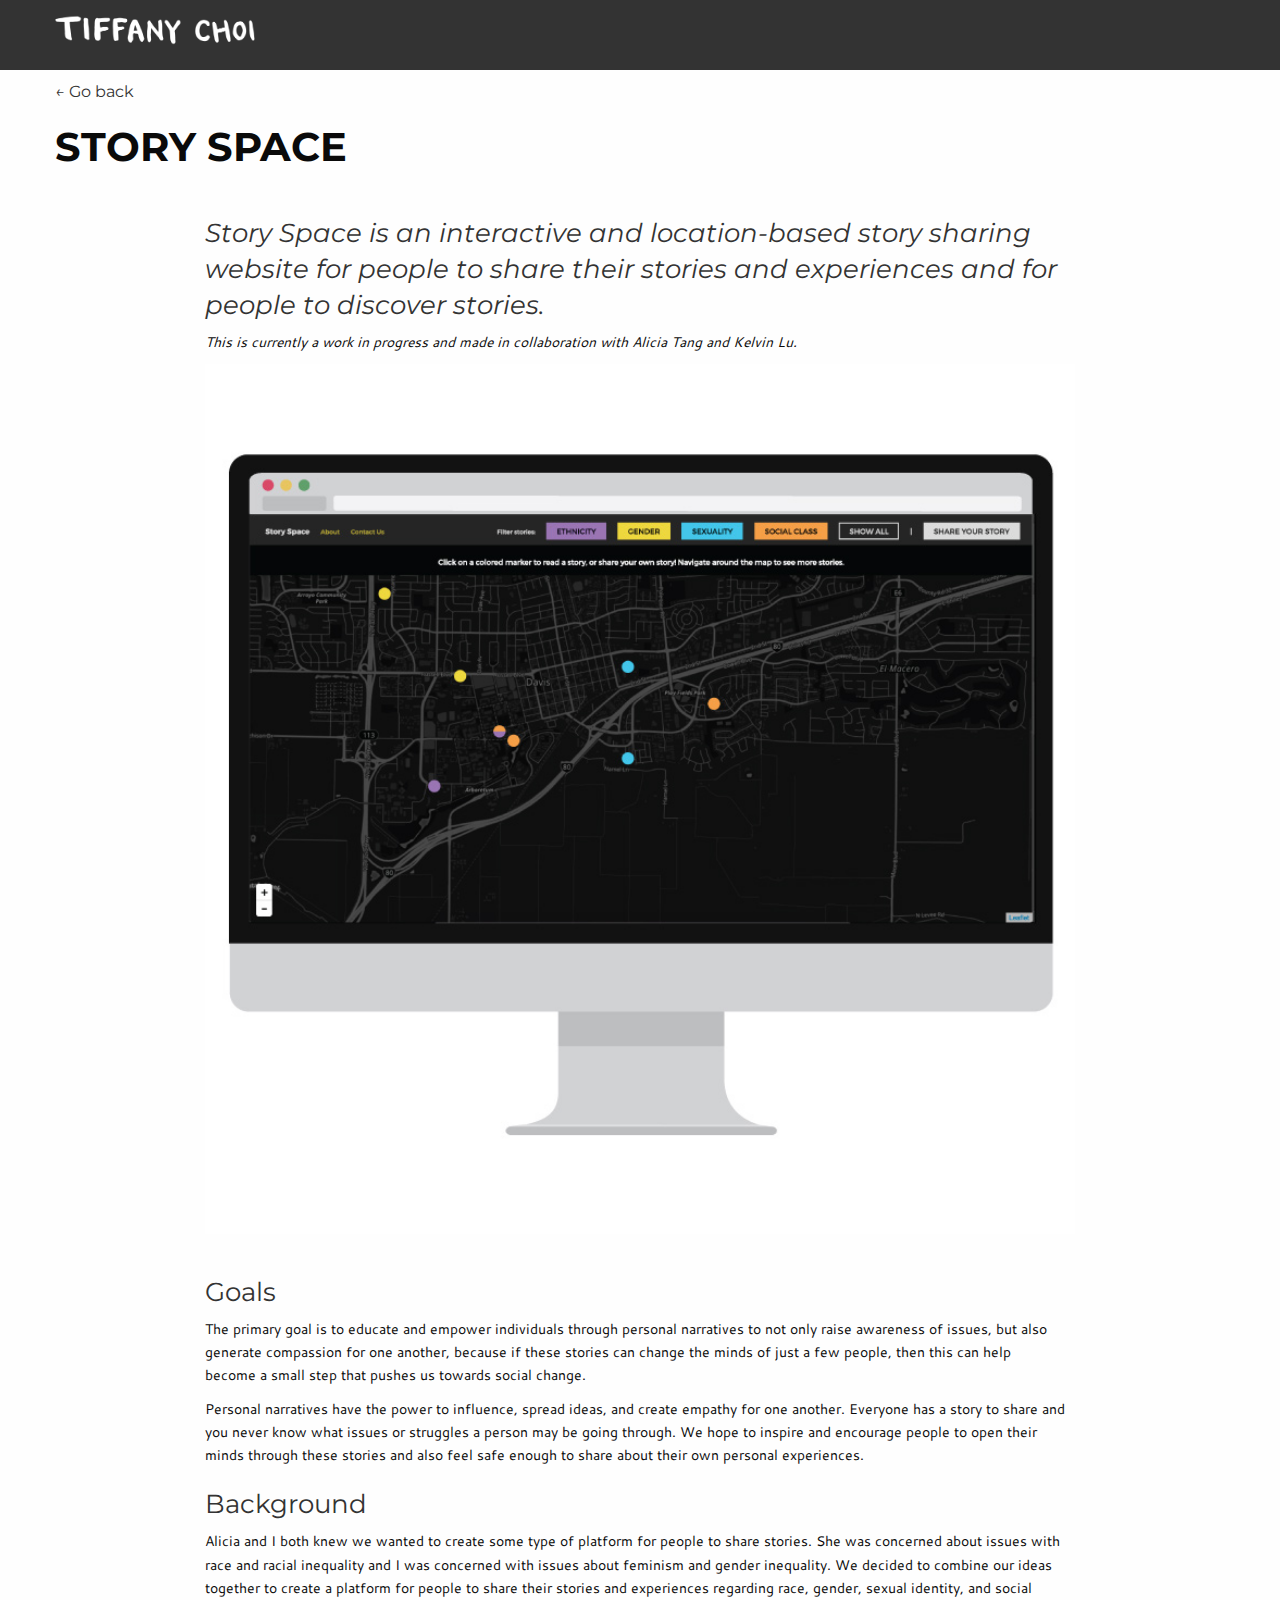
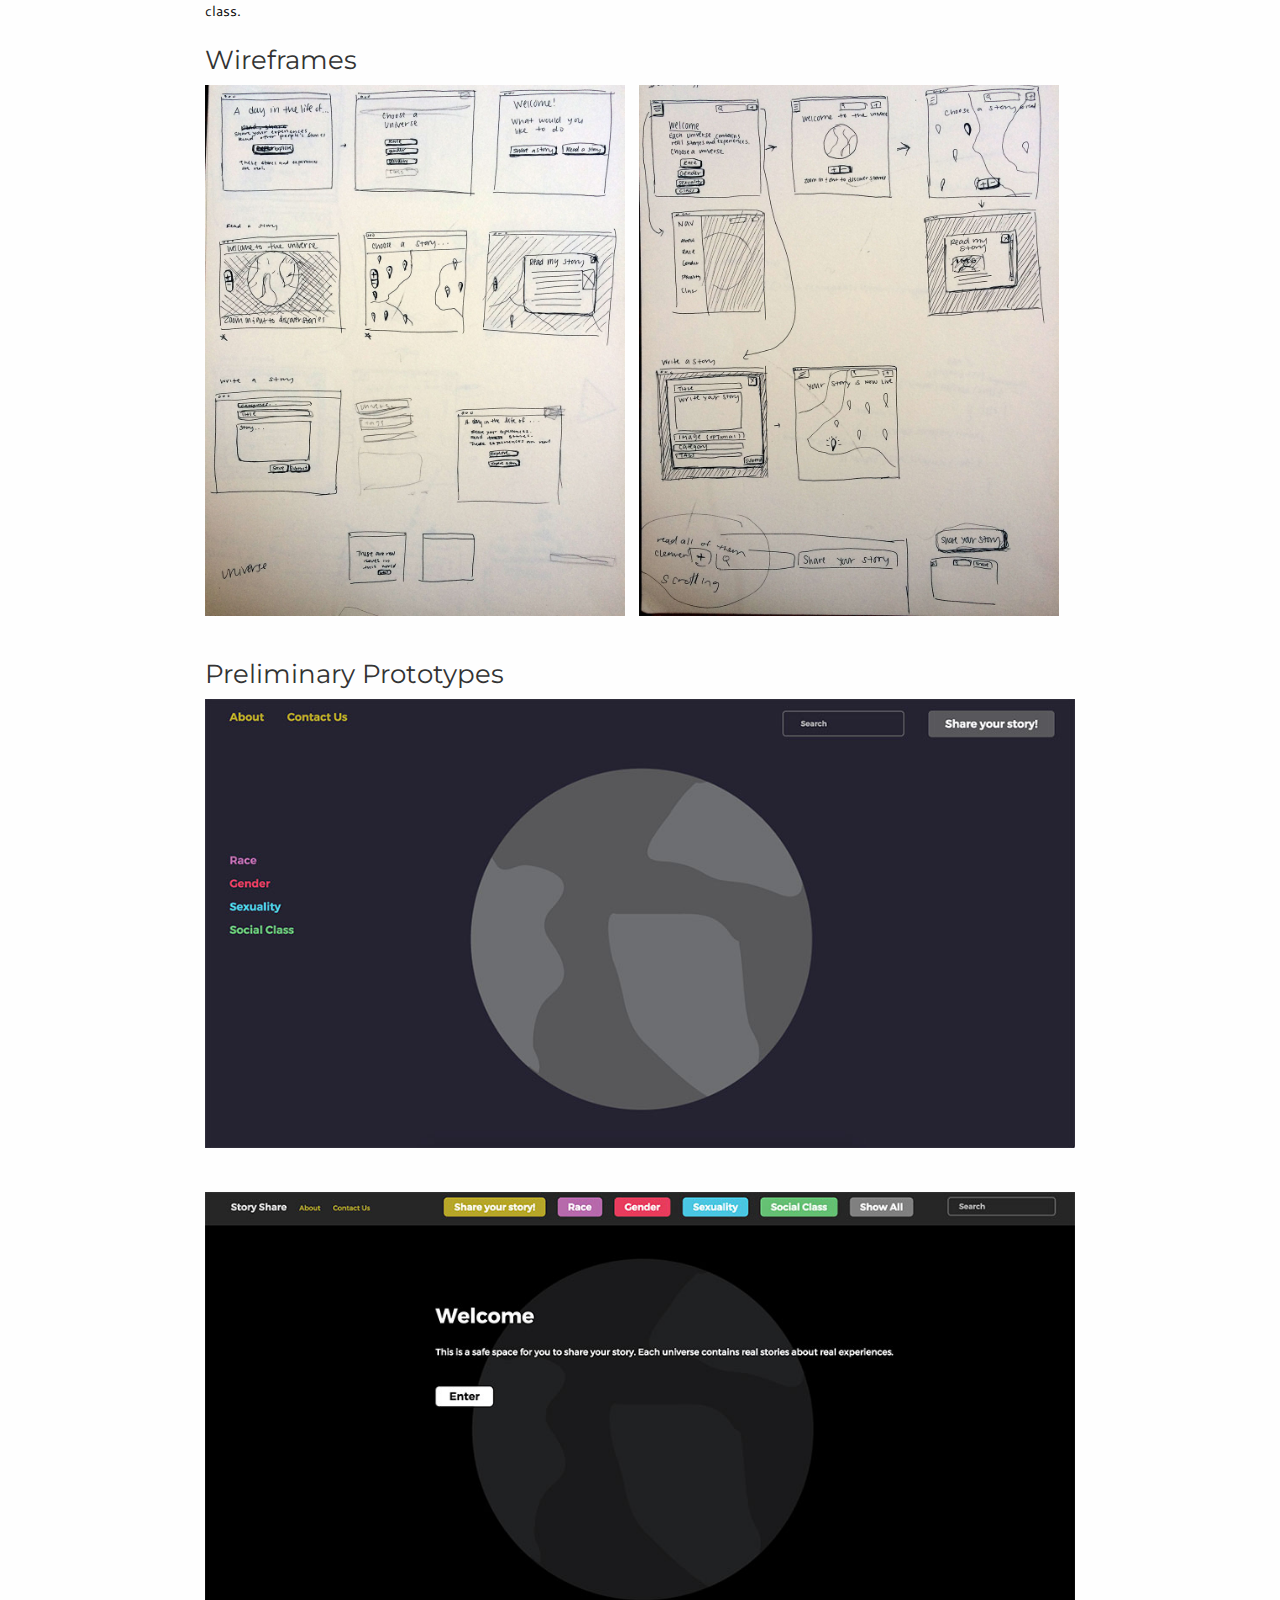
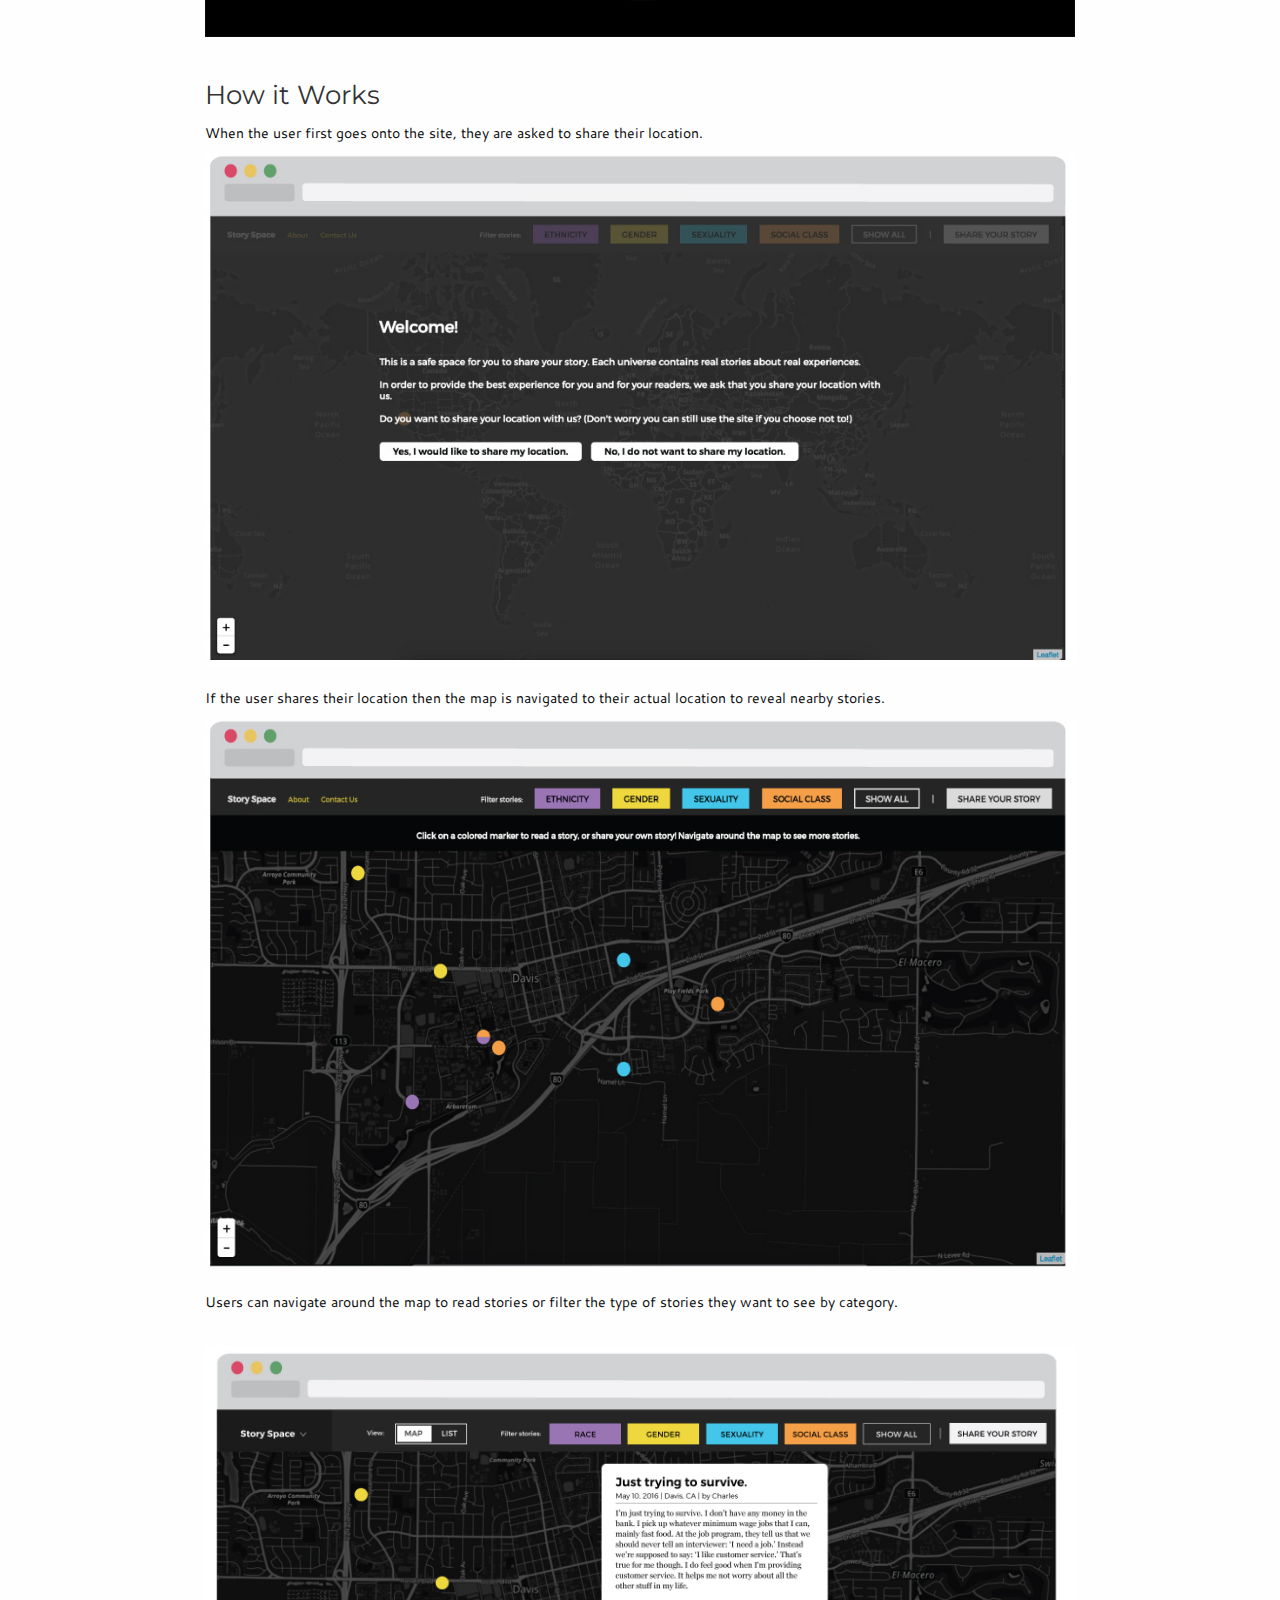
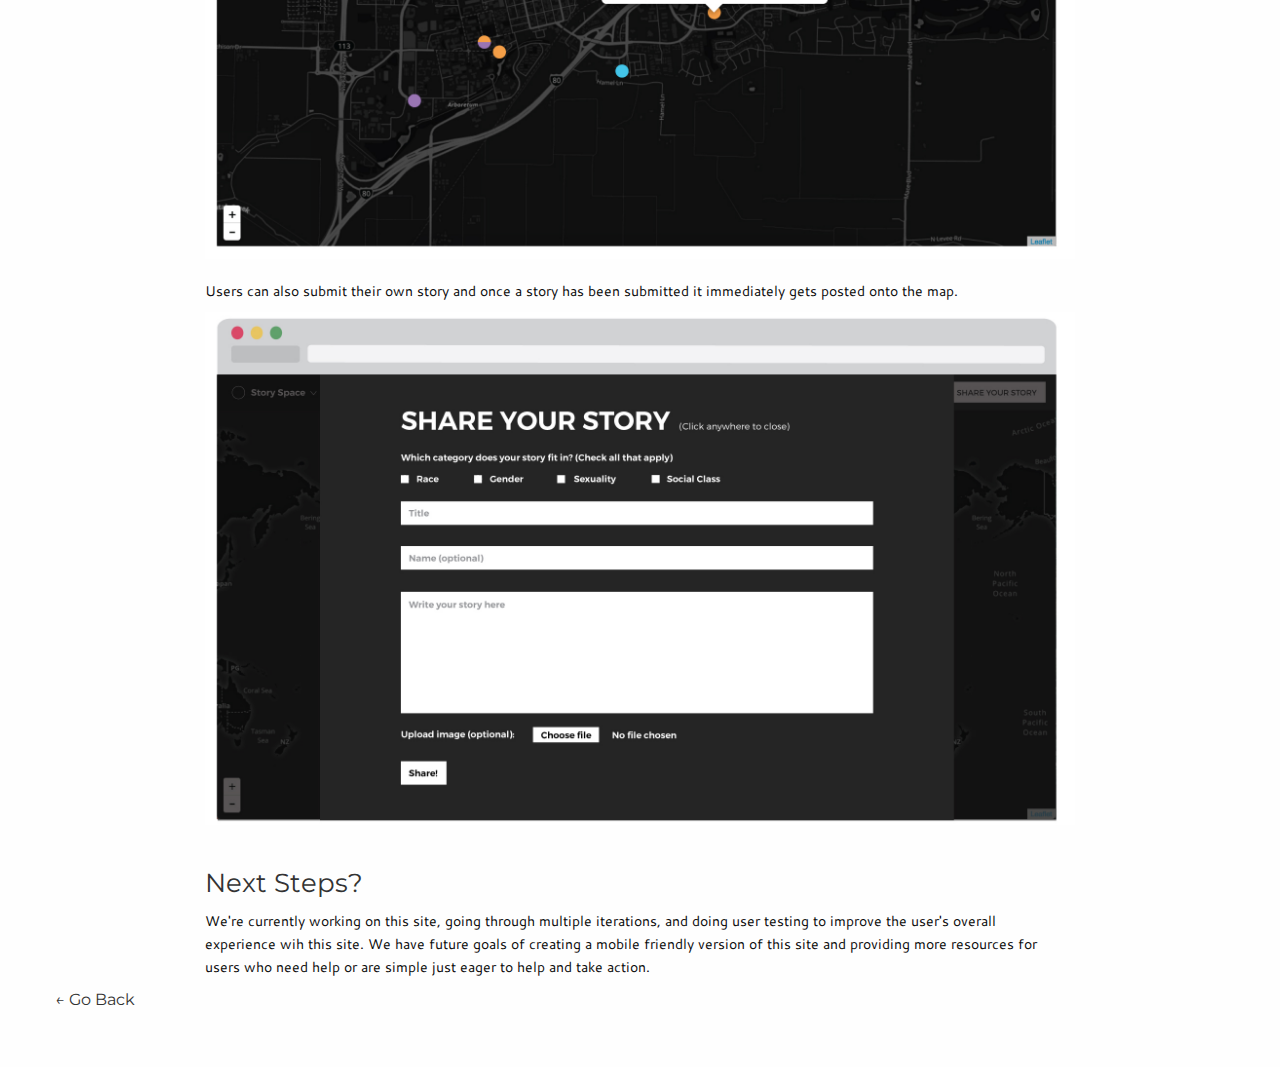
<file: storyspace.html>
<!DOCTYPE html>
<html>

<head>
    <meta charset="UTF-8">
    <meta name="viewport" content="width=device-width, initial-scale=1.0" />
    <title> Tiffany Choi </title>
    <link rel="stylesheet" type="text/css" href="css/foundation.css">
    <link rel="stylesheet" type="text/css" href="css/style.css">
</head>

<body>

    <div class="header">
        <a href="index.html"> <img src="images/tiffany.png" alt="tiffany" width="200"></a>
    </div>

    <div class="row">
        <div class="large-12 small-12 columns">
            <a href="index.html#work" >&larr; Go back </a>
            <h1> STORY SPACE </h1>

            <div class="row">
                <div class="large-9 small-11 small-centered columns">
                    <h2><em>Story Space is an interactive and location-based story sharing website for people to share their stories and experiences and for people to discover stories.</em></h2>
                        <p><em> This is currently a work in progress and made in collaboration with Alicia Tang and Kelvin Lu.</em></p>
                        <img src="images/ss2.jpg" alt="SS Intro" width="1000">
                    <h2>Goals </h2>
                        <p>The primary goal is to educate and empower individuals through personal narratives to not only raise awareness of issues, but also generate compassion for one another, because if these stories can change the minds of just a few people, then this can help become a small step that pushes us towards social change.
                        </p>
                        <p> Personal narratives have the power to influence, spread ideas, and create empathy for one another. Everyone has a story to share and you never know what issues or struggles a person may be going through. We hope to inspire and encourage people to open their minds through these stories and also feel safe enough to share about their own personal experiences.
                        </p>
                    <h2>Background</h2>
                        <p>Alicia and I both knew we wanted to create some type of platform for people to share stories. She was concerned about issues with race and racial inequality and I was concerned with issues about feminism and gender inequality. We decided to combine our ideas together to create a platform for people to share their stories and experiences regarding race, gender, sexual identity, and social class.
                        </p>
                    <h2> Wireframes </h2>
                         <img src="images/ss_wireframe1.jpg" alt="wireframe1" width="420">
                        <img src="images/ss_wireframe2.jpg" alt="wireframe2" width="420">
                    <h2> Preliminary Prototypes </h2>
                        <img src ="images/ss_prototype1.jpg" alt="prototype1" width="1000"> 
                       <br> <br>
                        <img src="images/ss_prototype2.jpg" alt="prototype2" width="1000">
                    <h2>How it Works</h2>
                        <p>When the user first goes onto the site, they are asked to share their location. </p>
                            <img src="images/ss1.jpg" alt="ss1">
                        <p> If the user shares their location then the map is navigated to their actual location to reveal nearby stories. </p>
                            <img src="images/ss_2.jpg" alt="ss2" width="1000">
                        <p>Users can navigate around the map to read stories or filter the type of stories they want to see by category. </p> 
                            <br><img src="images/ss4.jpg" alt="ss4" width="1000">
                        <p>Users can also submit their own story and once a story has been submitted it immediately gets posted onto the map.</p> 
                            <img src="images/ss5.jpg" alt="ss5" width="1000">
                    <h2> Next Steps? </h2>
                        <p> We're currently working on this site, going through multiple iterations, and doing user testing to improve the user's overall experience wih this site. We have future goals of creating a mobile friendly version of this site and providing more resources for users who need help or are simple just eager to help and take action.</p>
                </div>
            </div>
             <a href="index.html#work" class="back">&larr; Go Back </a>
        </div>
    </div>
    <footer>
    </footer>
</body>

</html>
</file>
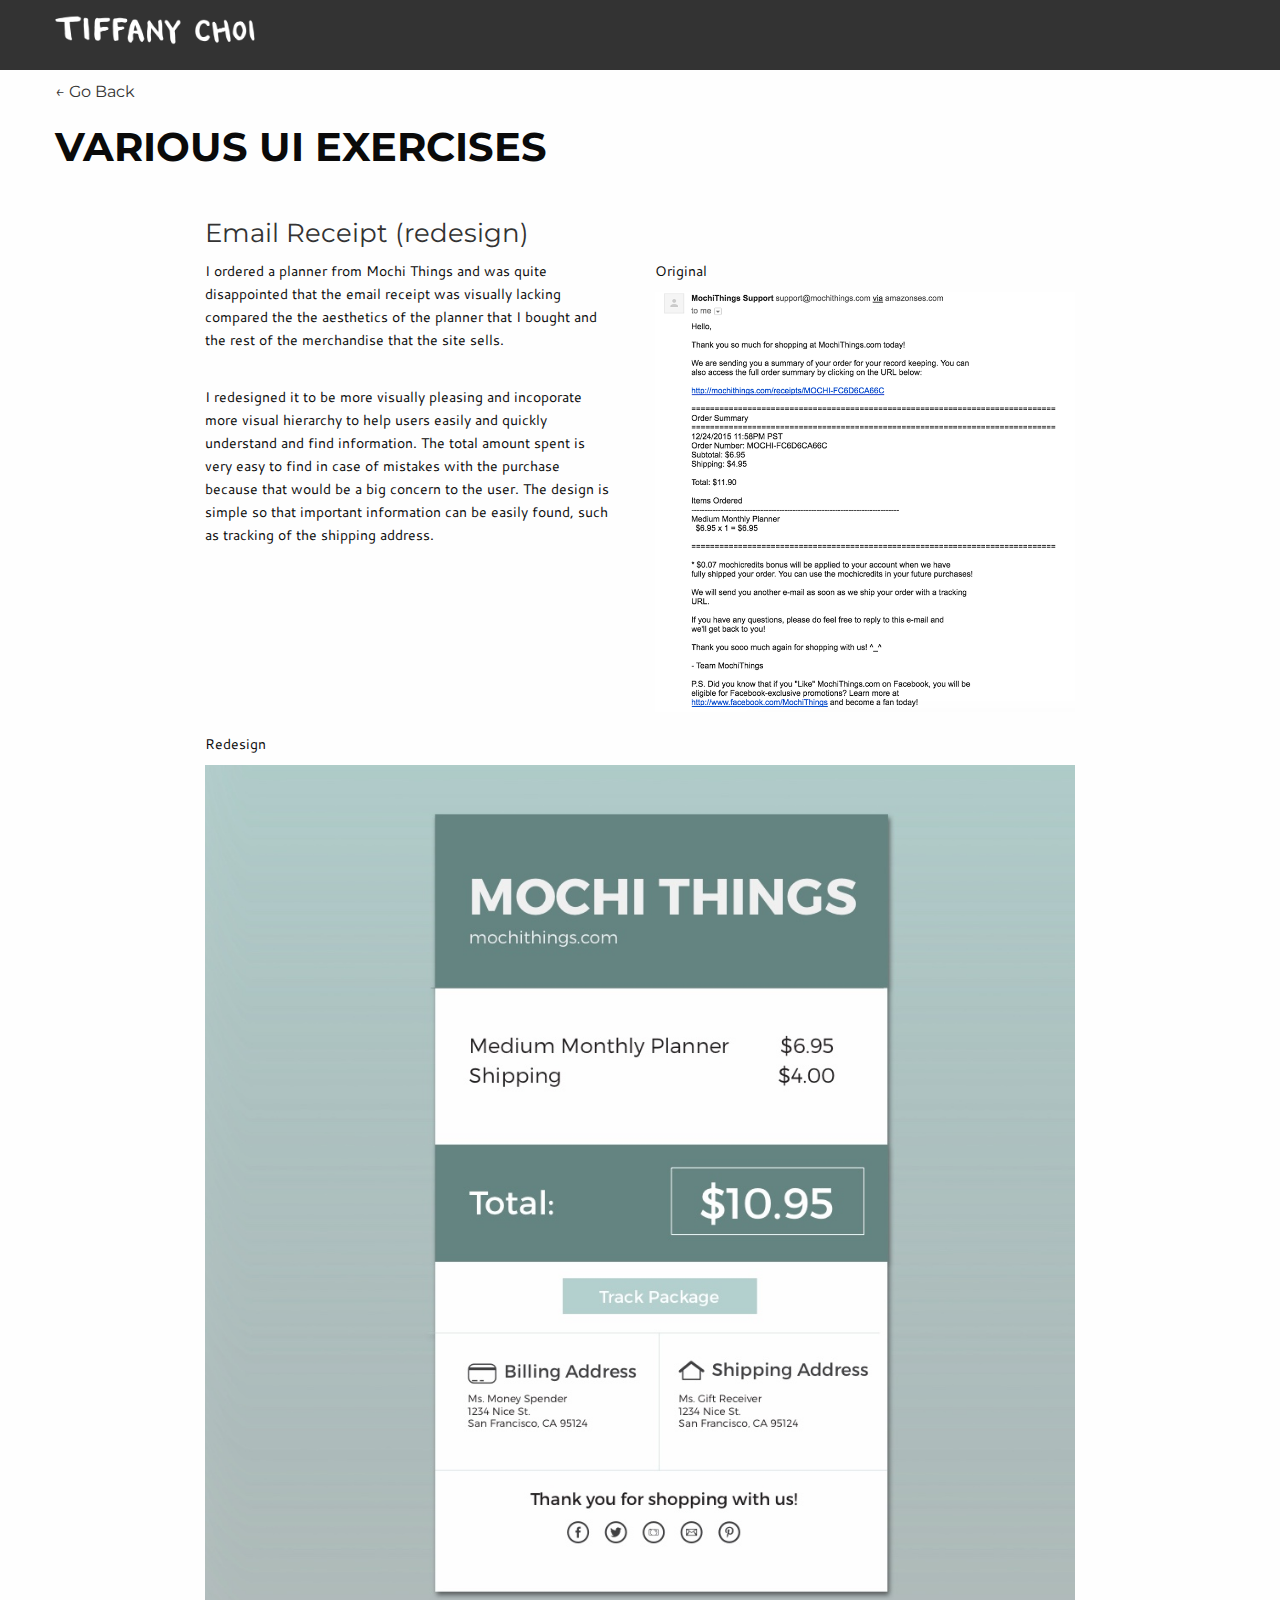
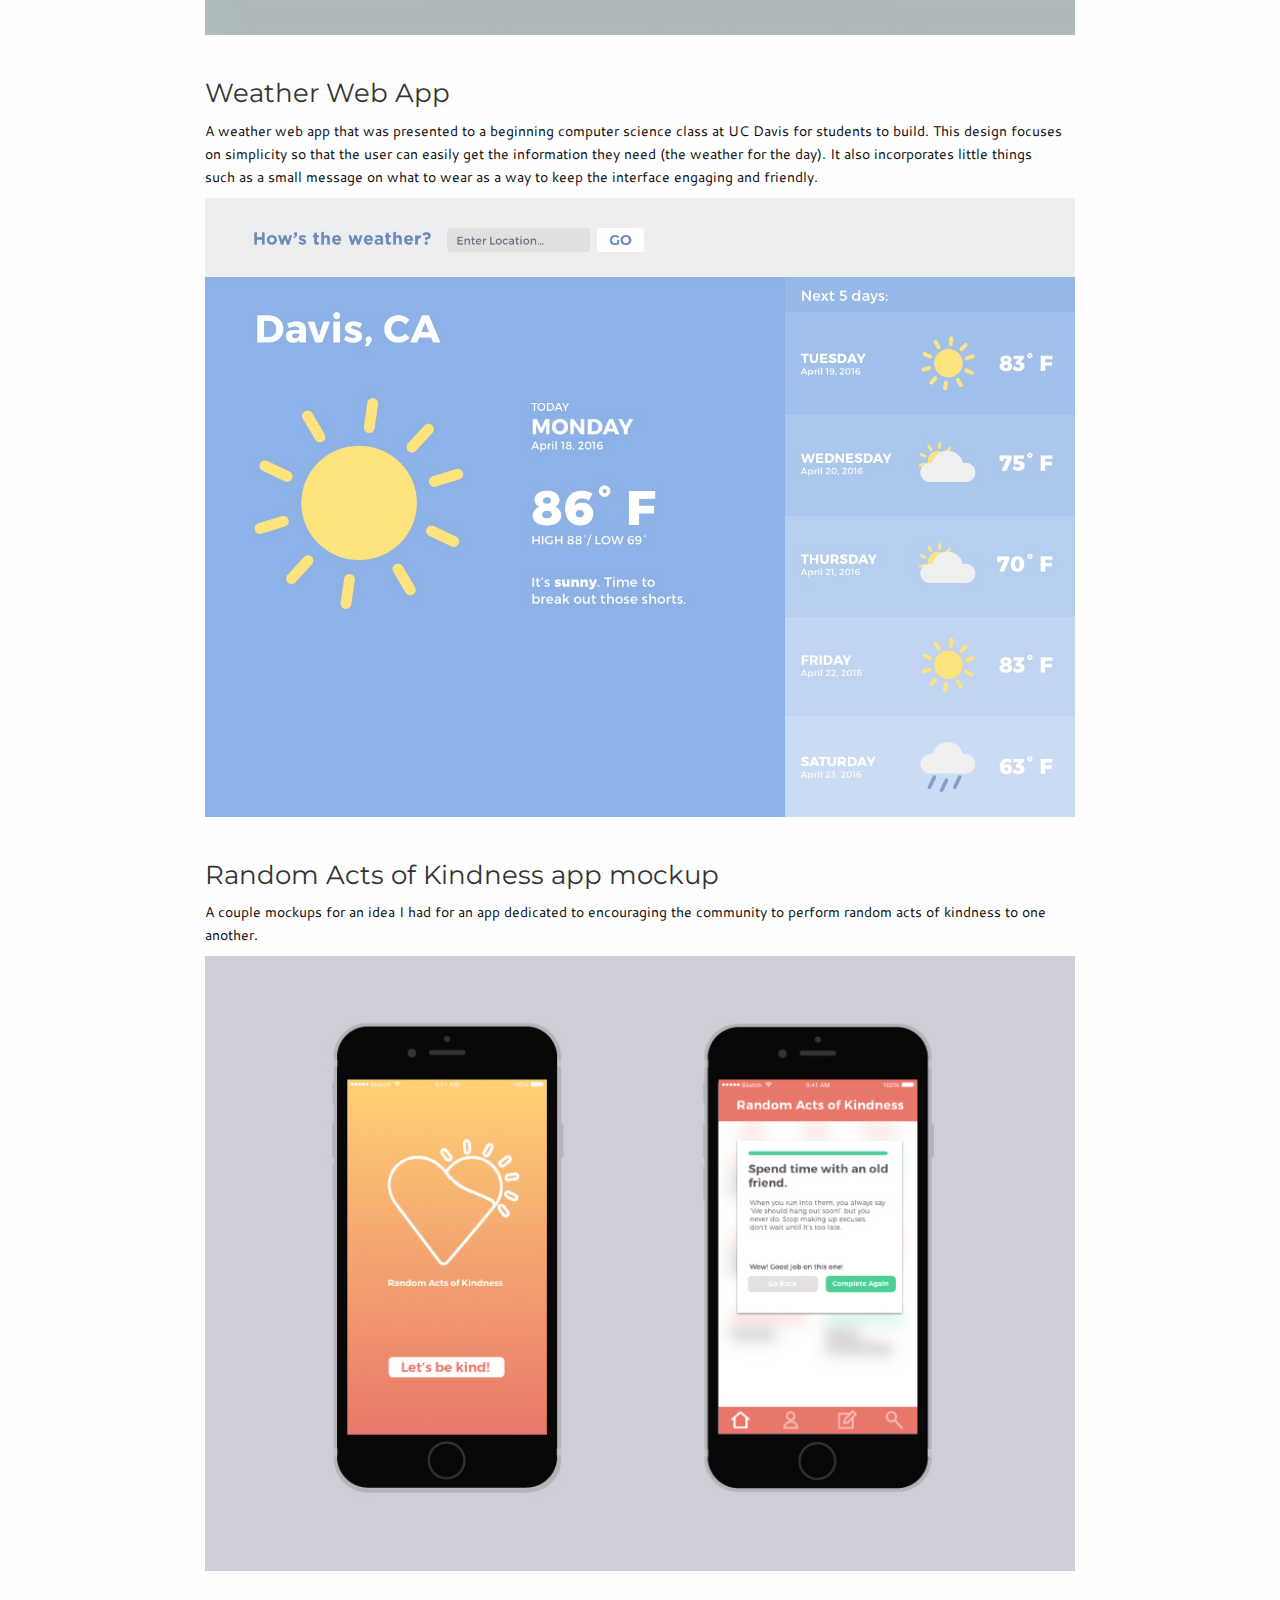
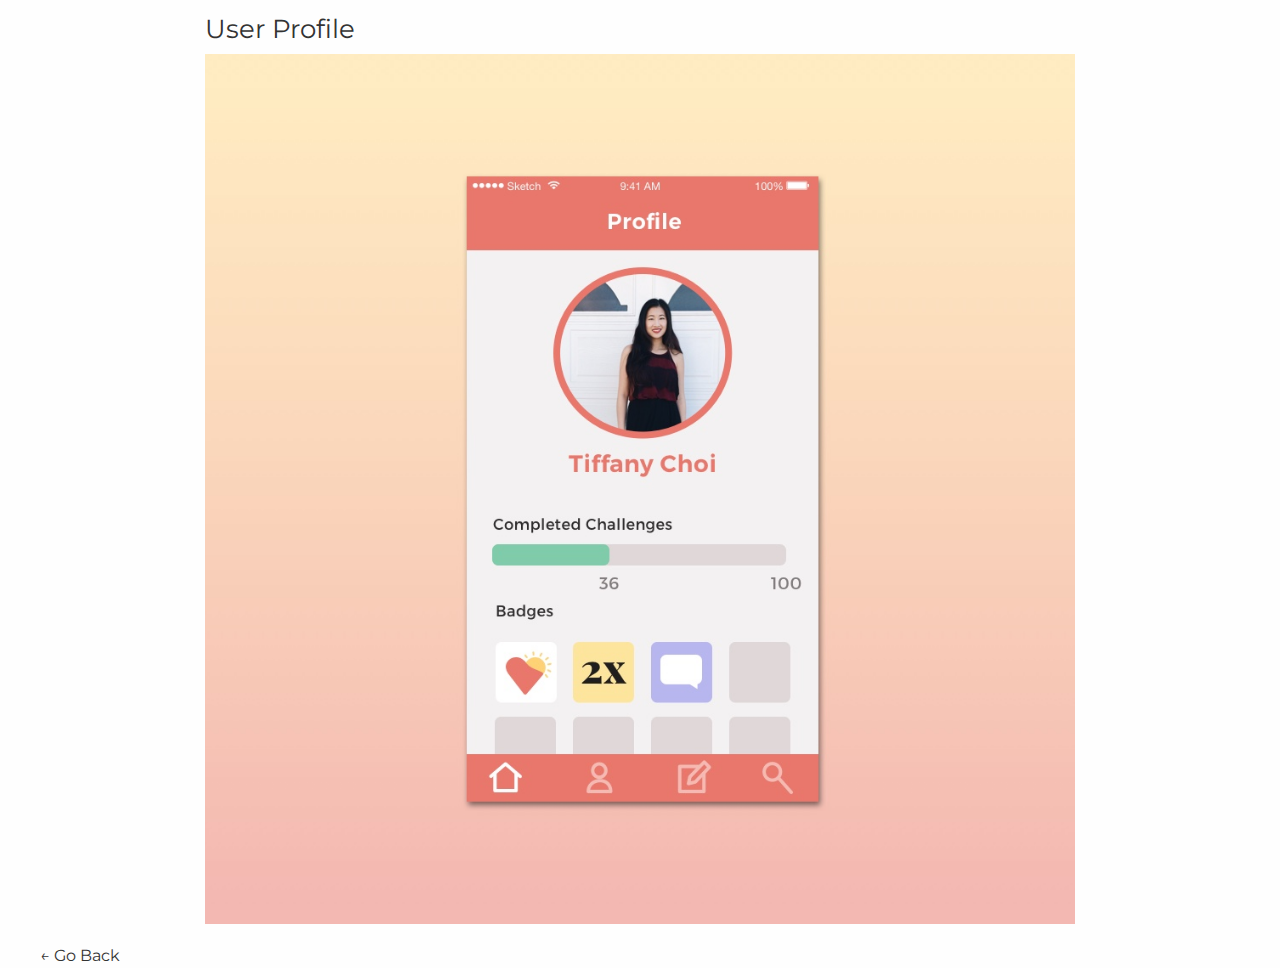
<file: ui.html>
<!DOCTYPE html>
<html>

<head>
    <meta charset="UTF-8">
    <meta name="viewport" content="width=device-width, initial-scale=1.0" />
    <title> Tiffany Choi </title>
    <link rel="stylesheet" type="text/css" href="css/foundation.css">
    <link rel="stylesheet" type="text/css" href="css/style.css">
</head>

<body>
       <div class="header">
        <a href="index.html"> <img src="images/tiffany.png" alt="tiffany" width="200"></a>
    </div>

    <div class="row">
        <div class="large-12  columns">
            <a href="index.html#work">&larr; Go Back </a>
            <h1> VARIOUS UI EXERCISES</h1>
            <div class="row">
                <div class="large-9 small-11 small-centered columns">
                    <h2> Email Receipt (redesign)</h2>
                        <div class="row">
                         <div class="large-6 small-12 columns">
                                <p> I ordered a planner from Mochi Things and was quite disappointed that the email receipt was visually lacking compared the the aesthetics of the planner that I bought and the rest of the merchandise that the site sells.
                                </p>
                                <br>
                                <p> I redesigned it to be more visually pleasing and incoporate more visual hierarchy to help users easily and quickly understand and find information. The total amount spent is very easy to find in case of mistakes with the purchase because that would be a big concern to the user. The design is simple so that important information can be easily found, such as tracking of the shipping address. </p>
                            </div>
                            <div class="large-6 small-12 columns">
                            <p>Original</p>
                                <img src="images/emailreceipt.png" alt="original" >
                            </div>
                        </div>
                        <p> Redesign </p>
                        <img src="images/dailyui17.jpg" alt="17" >
                    <h2> Weather Web App </h2>
                         <p> A weather web app that was presented to a beginning computer science class at UC Davis for students to build. This design focuses on simplicity so that the user can easily get the information they need (the weather for the day). It also incorporates little things such as a small message on what to wear as a way to keep the interface engaging and friendly. </p>
                        <img src="images/weather.jpg" alt="weather" width="1000">
                    <h2> Random Acts of Kindness app mockup</h2>
                        <p> A couple mockups for an idea I had for an app dedicated to encouraging the community to perform random acts of kindness to one another. </p>
                        <img src="images/rak.jpg" alt="rak" width="1000">         
                    <h2>User Profile</h2>     
                        <img src="images/profile.jpg" alt="profile">
                </div>
             </div>
     </div>
        <a href="index.html#work">&larr; Go Back </a>
    </div>
</body>

</html>
</file>
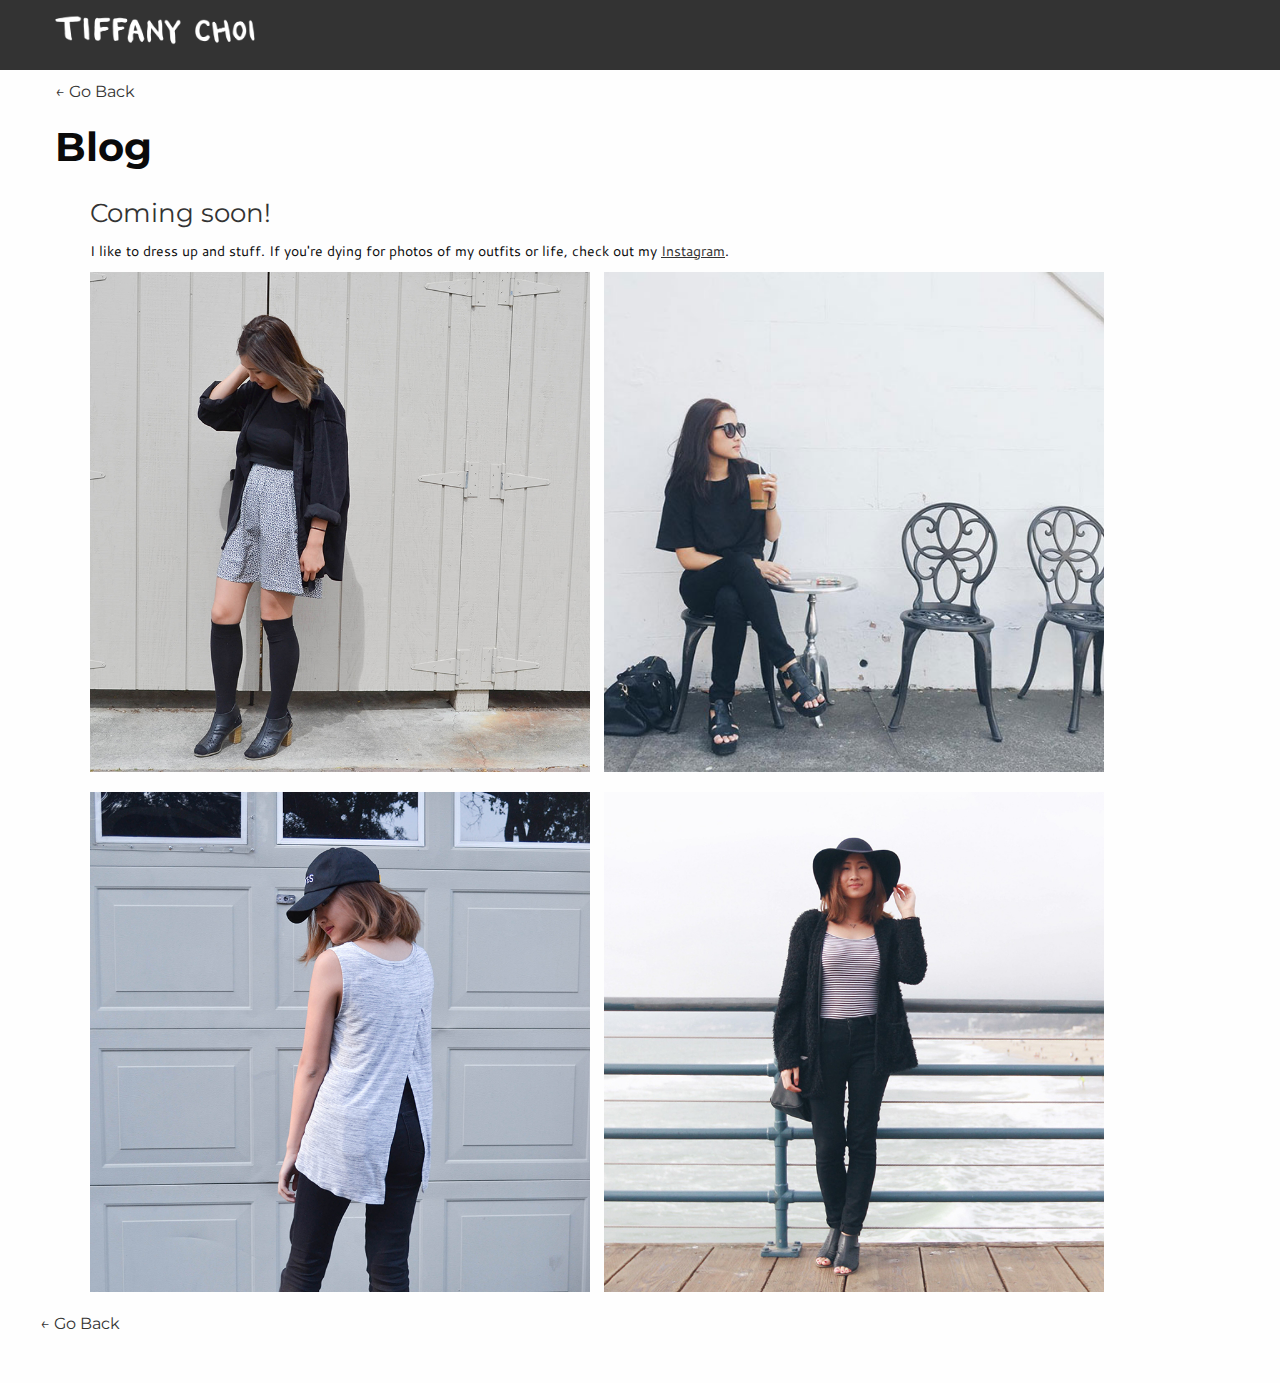
<file: blog/blog.html>
<!DOCTYPE html>
<html>

<head>
    <meta charset="UTF-8">
    <title> Tiffany Choi </title>
    <link rel="stylesheet" type="text/css" href="../css/foundation.css">
    <link rel="stylesheet" type="text/css" href="../css/style.css">

</head>

<body>


    <div class="header">
        <a href="../index.html"> <img src="../images/tiffany.png" alt="tiffany" width="200"></a>
    </div>

    <div class="row">
        <div class="large-12 small-12 columns">
            <a href="../index.html" class="back">&larr; Go Back </a>
            <h1> Blog </h1>
            </div>
<div class="row">
<div class="large-11 small-10 small-centered columns">
            <h2> Coming soon!</h2>

<p> I like to dress up and stuff. If you're dying for photos of my outfits or life, check out my <a href="http://www.instagram.com/tiffachoi"><u> Instagram</u></a>. </p>
            <img src="images/032816.jpg" alt="032816" width="500" >
             <img src="images/me.jpg" alt="me" width="500" >
              <img src="images/woes.jpg" alt="woes" width="500" >
               <img src="images/sm.jpg" alt="sm" width="500" >
            </div>
        </div>
         <a href="../index.html" class="back">&larr; Go Back </a>
    </div>

</body>


</html>
</file>
<file: css/style.css>
@import url(https://fonts.googleapis.com/css?family=Montserrat:400,700|Cantarell);


             *{ 
                margin: 0px;
                padding: 0px;
            }
    
            body {
                font-family: Montserrat;
                font-weight:400;
            }
            
            p {
                font-family: Cantarell;
                font-size: .9em;
                margin:0px 10px 10px 0px;
            }

             img {
                margin:0px 10px 20px 0px;
            }

            h1 {
              font-family: Montserrat;
              font-weight:700;
                font-size: 2.5em;
                margin: 15px 0px 20px 0px;
            }
            
            h2 {
                  font-family: Montserrat;
                font-weight:400;
                font-size: 1.6em;
                color: #333333;
                margin-top:20px;
            }
            
            h3 {
                color: white;
                  font-family: Cantarell;
                font-size: .9em;
            }
            
            .header {
                background-color: #333333;
                padding: 15px 35px 5px 55px;
                margin-bottom: 10px;
            }

            section#intro {
                min-height: 100%;
                padding-top: 100px;   
                background-image:url("../images/bg.jpg");  
                background-size:cover;
                width:100%;
                height:auto;
                background-position:center;   
            }

            section#work, section#about{
                min-height: 100%;
                width:100%;
                height:auto;
            }
            
            #intro,
            #about {
                color: white;
            }
            
            #intro img {
                padding-bottom: 15px;
            }

            div.columns.centered{
                text-align: center;
            }
           
             ul.nav li {
                font-family: Montserrat;
                font-weight:700;
                color: white;
                float: left;
                list-style: none;
                font-size: .8em;
                margin: 5px 30px 0px 0px;
            }
            
            .work {
                margin: 10px;
            }
            
            section#work img {
                margin: 10px 0px 15px 20px;

            }
            
            section#work {
                padding: 20px 0px 100px 0px;
            }
            
            #about {
                padding: 20px 0px 100px 10px;
                 background-color: #333333;
            }
            #about img{
                padding:5px 10px 10px 10px;
            }
            
             #about p {
                margin:5px 10px 10px 10px;
            }

            .back {
                padding-bottom: 50px;
            }
            
            footer {
                  padding: 20px 0px 35px 0px;
            }

            /*BUTTONS*/    
            ul.site-nav a.button {
                margin-top: 1em;
            }

            .b1,
            .b2,
            .b3,
            .b4 {
                border-radius: 2px;
                padding: 6px 5px 6px 5px;
                text-align:center;
                display: inline-block;
                width:200px;
            }
            
            .b1 {
                background-color: #D3BE7A;
            }
            
            .b1:hover {
                background-color: #9E8F5C;
            }
            
            .b2 {
                background-color: #CBBB88;
            }
            
            .b2:hover {
                background-color: #988C66;
            }
            
            .b3 {
                background-color: #C3B896;
            }
            
            .b3:hover {
                background-color: #928A71;
            }
            
            .b4 {
                background-color: #B8B4A9;
            }
            
            .b4:hover {
                background-color: #8A877F;
            }

            /*LINKS*/
           
            a:link {
                color: #333333;
            }
            
            a:visited {
                color: #333333;
            }
            
            #intro a:visited,
            #about a:visited,
            .nav a:visited {
                color: white;
            }
            
            #intro a:link,
            #about a:link,
            .nav a:link {
                color: white;
            }
            
            #about a:hover,
            a:hover {
                color: #CBBB88;
            }

            /*img hover */
            section#work div#workhover ul{
            list-style-type: none;
         
            }

            section#work div#workhover ul li {
            display: inline-block;
            }

            section#work div#workhover img.top {
            position: absolute;
            opacity: 1;
            transition: opacity .2s ease-in-out;
            }

            section#work div#workhover img.top:hover {
                opacity: 0.05;
            }
</file>
<file: css/scrolling-nav.css>
/*!
 * Start Bootstrap - Scrolling Nav HTML Template (http://startbootstrap.com)
 * Code licensed under the Apache License v2.0.
 * For details, see http://www.apache.org/licenses/LICENSE-2.0.
 */

body {
    width: 100%;
    height: 100%;
}

html {
    width: 100%;
    height: 100%;
}

@media(min-width:767px) {
    .navbar {
        padding: 20px 0;
        -webkit-transition: background .5s ease-in-out,padding .5s ease-in-out;
        -moz-transition: background .5s ease-in-out,padding .5s ease-in-out;
        transition: background .5s ease-in-out,padding .5s ease-in-out;
    }

    .top-nav-collapse {
        padding: 0;
    }
}

/* Demo Sections - You can use these as guides or delete them - the scroller will work with any sort of height, fixed, undefined, or percentage based.
The padding is very important to make sure the scrollspy picks up the right area when scrolled to. Adjust the margin and padding of sections and children 
of those sections to manage the look and feel of the site. */

.intro-section {
    height: 100%;
    padding-top: 150px;
    text-align: center;
    background: #fff;
}

.about-section {
    height: 100%;
    padding-top: 150px;
    text-align: center;
    background: #eee;
}

.services-section {
    height: 100%;
    padding-top: 150px;
    text-align: center;
    background: #fff;
}

.contact-section {
    height: 100%;
    padding-top: 150px;
    text-align: center;
    background: #eee;
}
</file>
